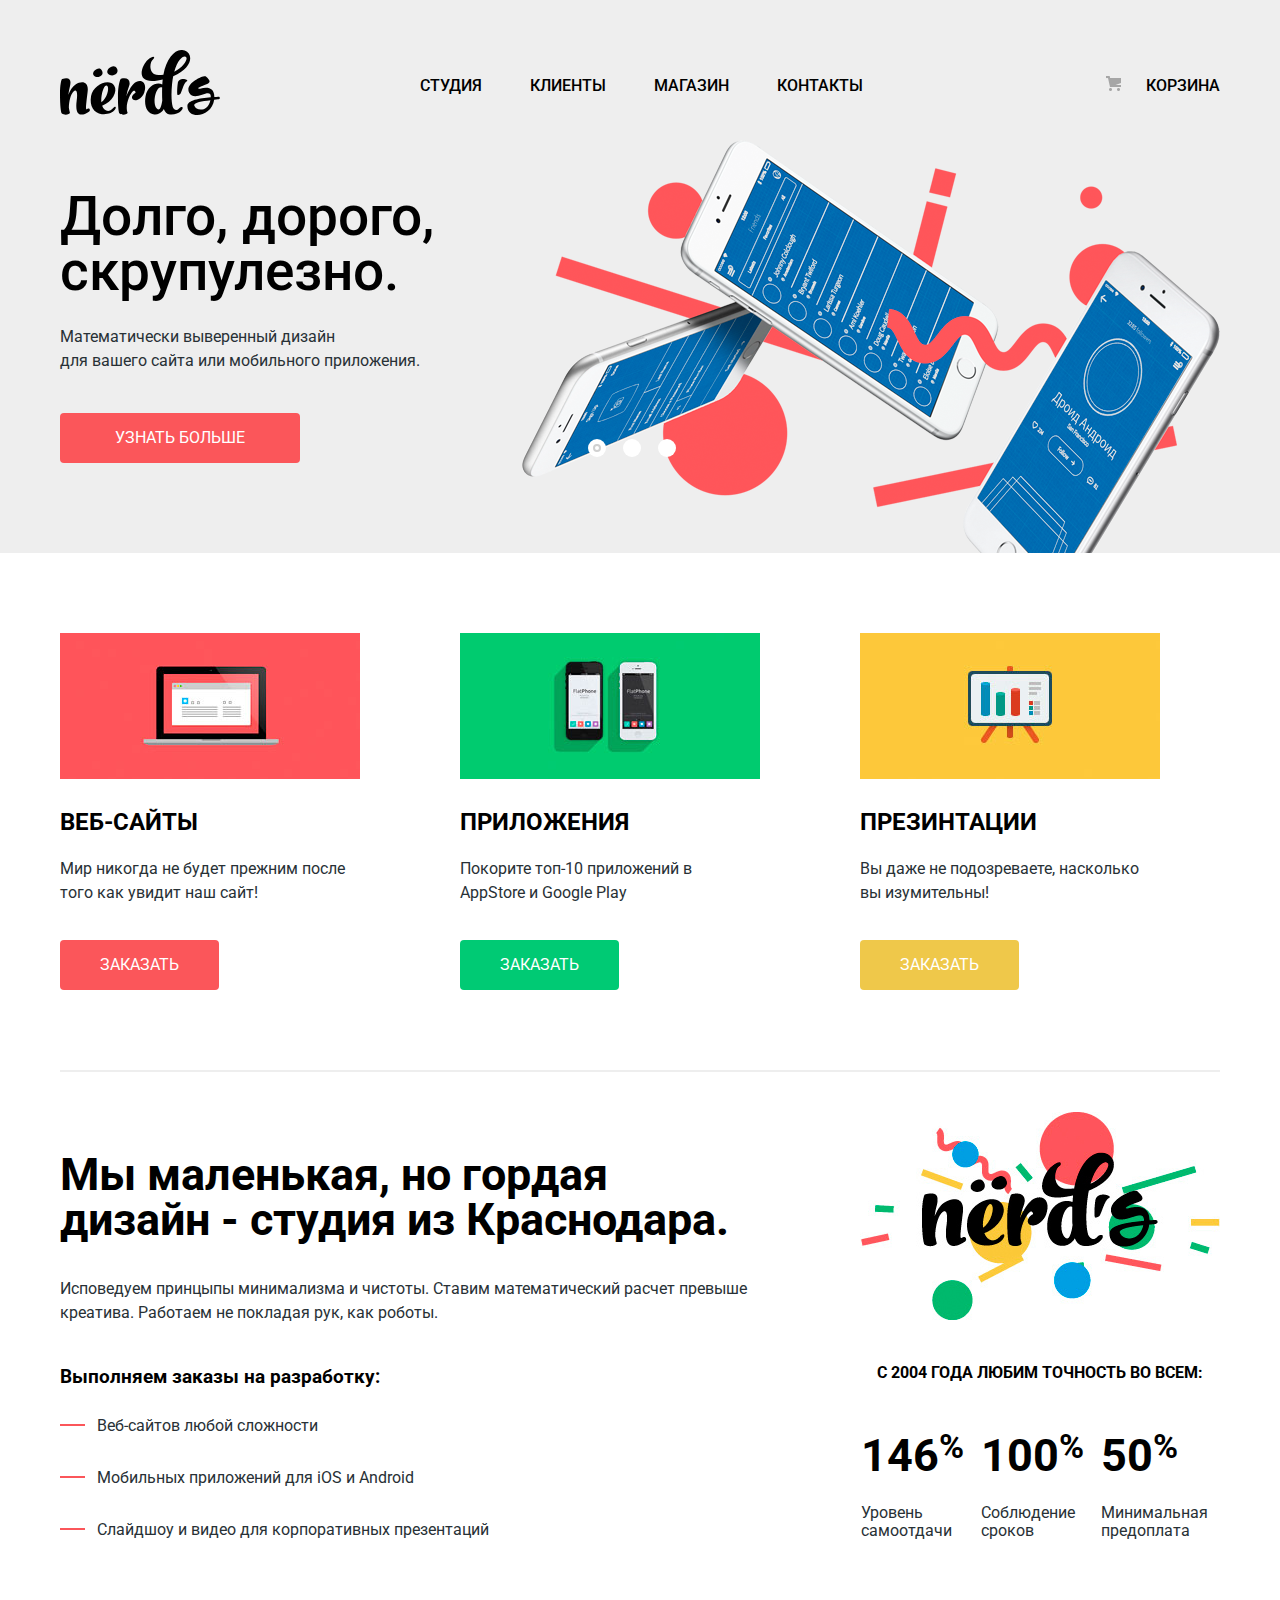
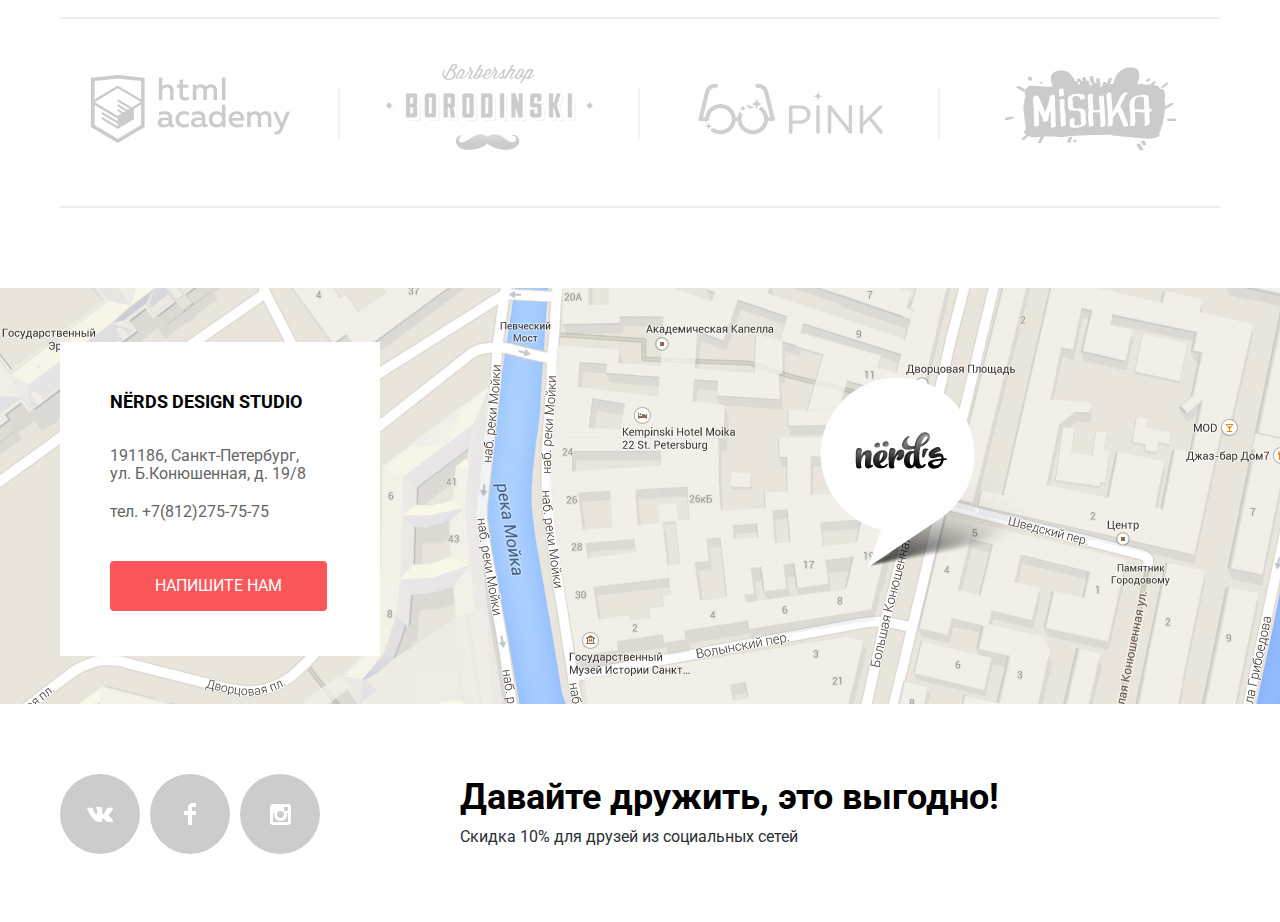
<file: index.html>
<!DOCTYPE html>
<html lang="ru">
<head>
	<meta charset="UTF-8">
	<meta name="viewport" content="width=1200">
	<title>nerds</title>
	<link href="https://fonts.googleapis.com/css?family=Roboto:400,500,700&display=swap&subset=cyrillic" rel="stylesheet">
	<link rel="stylesheet" href="style/normolize.css">
	<!-- <link rel="stylesheet" href="style/style.css"> -->
	<link rel="stylesheet" type="text/css" href="style/style.min.css">
</head>
<body>
	<header class="main-header">
		<nav class="main-navigation">
		<a class="main-header-logo" href="#">
			<svg version="1.1" id="Layer_0" xmlns="http://www.w3.org/2000/svg" xmlns:xlink="http://www.w3.org/1999/xlink" x="0px" y="0px"
	 	          width="160px" height="65px" viewBox="0 0 160 65" enable-background="new 0 0 160 65" xml:space="preserve">
					<g>
						<path d="M157.936,49.374c-1.235,0.161-2.523,0.271-3.757,0.377c0,0.056,0,0.056,0,0.056c-2.415,17.364-26.188,20.231-26.779,6.599
							c-0.269-6.167,11.593-7.95,23.398-9.088c0.429-11.09-15.901,5.667-21.608-4.601c-5.019-9.025,14.632-17.938,16.728-16.102
							c6.438,5.636,3.404,6.618-1.379,8.335c-9.49,3.41-5.791,4.107-4.511,3.726c7.569-2.253,14.366-1.04,14.312,8.317
							c1.288-0.107,2.522-0.163,3.757-0.271C160.403,46.507,160.564,49.157,157.936,49.374z M150.422,50.13
							c-9.124,1.028-17.013,2.436-16.153,5.355C135.985,61.058,147.846,62.303,150.422,50.13z"/>
					</g>
					<g>
						<path d="M117.678,44.918c-0.682-0.037-0.703-6.038,0.112-11.688c1.005-6.951,11.935-3.357,9.093-1.906
							c-2.975,1.52-4.429,8.718-6.266,12.087C119.982,44.572,118.012,44.937,117.678,44.918z"/>
					</g>
					<g>
						<path d="M42.105,21.002c2.376,4.866-4.937,8.171-8.292,4.521c-1.398-1.555-0.755-4.56,2.636-6.193
							C38.146,18.494,40.522,17.734,42.105,21.002z"/>
					</g>
					<g>
						<path d="M57.062,18.861c2.585,5.297-5.38,8.896-9.031,4.922c-1.522-1.695-0.823-4.963,2.873-6.742
							C52.75,16.13,55.336,15.305,57.062,18.861z"/>
					</g>
					<g>
						<path d="M28.883,61.666c-7.919,5.338-14.219,4.159-12.212-10.848c1.45-10.904-0.948-11.521-3.122-9.442
							c-2.845,2.697-4.628,9.723-4.684,16.412c0.278,1.686,0.614,3.314,1.004,4.776c0.334,1.63-4.907,3.315-7.974,1.011
							C0.837,62.79,0,54.865,0,44.131c0-8.824,1.171-14.895,2.23-15.175c8.029-2.191,9.312,1.348,7.583,7.981
							c-0.725,2.753-1.17,5.396-1.395,7.924c1.673-4.664,4.071-8.485,6.803-10.173c7.416-4.664,13.605-2.473,12.434,6.801
							c-2.007,16.58-2.174,18.827-0.39,17.535C29.496,57.45,30.945,60.262,28.883,61.666z"/>
					</g>
					<g>
						<path d="M54.982,59.59c-2.175,3.484-7.806,5.171-13.216,4.552c-7.75-0.843-12.545-7.756-10.705-18.097
							c2.008-11.185,18.065-18.322,23.196-10.341c3.735,5.789-2.175,16.017-11.597,19.783c-0.168,0.056-0.335,0.113-0.502,0.168
							c1.951,5.171,6.579,7.476,11.039,2.36C55.316,55.655,56.821,56.667,54.982,59.59z M41.377,52.172
							c5.855-4.159,7.806-13.32,6.189-15.905c-1.728-2.697-5.074,1.517-6.245,11.746C41.21,49.474,41.21,50.878,41.377,52.172z"/>
					</g>
					<g>
						<path d="M83.091,44.992c-1.597,2.507-3.903,4.384-5.966,5.059c-2.398,0.73-5.185,0.056-5.185-2.698
							c0-1.011,0.892-3.372,3.624-4.721c-0.168-1.911-1.394-2.417-2.286-1.686c-3.345,2.586-7.417,12.25-6.356,19.221
							c0.055,0.168,0.055,0.337,0.055,0.506c0.168,0.617,0.335,1.237,0.558,1.854c0.557,1.574-4.907,3.316-7.973,0.956
							c-1.059-0.788-1.617-6.97-1.617-17.704c0-8.824,1.951-16.636,3.011-16.917c6.412-1.743,10.147,1.292,8.14,7.249
							c-1.171,3.373-2.23,6.801-2.843,10.399c2.453-6.688,6.523-12.872,9.812-14.501c5.856-2.923,10.092,0.956,8.867,7.813
							c-0.056,0.11-0.112,0.393-0.112,0.449c-0.056,0.562-0.566,2.302-0.39,1.741C83.914,43.657,83.538,44.289,83.091,44.992z"/>
					</g>
					<g>
						<path d="M113.207,26.161c-0.445,2.304-0.836,4.833-1.115,7.531c-1.059,10.06-0.612,18.996,0.613,22.986
							c0.726,2.137,3.457,4.946,6.078,2.023c2.843-3.203,5.967-1.349,2.174,2.416c-2.34,2.305-6.689,3.878-11.039,3.428
							c-3.123-0.393-5.018-2.415-6.134-5.505c-0.444,0.898-0.947,1.685-1.56,2.302c-2.119,2.193-4.685,3.43-7.974,3.092
							c-6.637-0.73-10.538-7.923-8.699-18.153c1.952-10.791,11.319-14.725,16.728-11.857c0.112-1.349,0.223-2.699,0.335-4.104
							c0.055-0.281,0.055-0.562,0.11-0.843c-1.561,0.338-3.233,0.675-4.962,0.956C73.787,34.423,82.04,14.864,87.894,9.75
							c6.636-5.733,7.36-1.855,5.297-0.562c-3.68,2.36-5.297,15.905,5.241,15.905c1.729,0,3.346-0.112,4.962-0.281
							c3.291-18.322,13.271-27.203,21.356-24.28C133.726,3.792,132.779,18.067,113.207,26.161z M102.279,50.554
							c-0.224-3.542-0.224-7.532-0.167-11.636c0-0.506,0.056-1.011,0.056-1.461c-3.346-1.518-6.635,3.653-7.473,10.792
							c-0.946,8.373,2.788,12.813,4.908,10.791C101.22,57.409,102.056,52.237,102.279,50.554z M126.365,7.389
							c-1.784-2.642-8.307,0.562-12.098,14.332C123.802,17.167,127.593,9.299,126.365,7.389z"/>
					</g>
			</svg>
		</a>
		<ul class="site-navigation">
			<li>
				<a href="studio.html">Студия</a>
			</li>
			<li>
				<a href="client.html">Клиенты</a>
			</li>
			<li>
				<a href="nerds-catalog.html">Магазин</a>
			</li>
			<li>
				<a href="contact.html">Контакты</a>
			</li>
		</ul>

		<ul class="user-navigation">
			<li>

				<a class="basket-link" href="">Корзина</a>
			</li>
		</ul>
		</nav>
	</header>

	<main>
		<h1 class="visually-hidden">Мы веб студия Nerds</h1>

		<section class="features">
			<h2 class="visually-hidden">Преимущества</h2>
			<div class="container">
				<ul class="features-slider-list">
					<li class="features-slide-item">
						<b>Долго, дорого,<br> скрупулезно.</b>
						<p>
							Математически выверенный дизайн<br>
							для вашего сайта или мобильного приложения.
						</p>
						<a class="button button-slide-item" href="#">Узнать больше</a>
					</li>
					<li class="features-slide-item visually-hidden">
						<b>Любим математику<br> 
							как никто другой
						</b>
						<p class="features-slide-text">
							Никакого креатива, только математические формулы<br> 
							для расчета идеальных пропорций.
						</p>
						<a class="button button-slide-item" href="#">Узнать больше</a>
					</li>
					<li class="features-slide-item visually-hidden">
						<b>Только ночь,<br>
						   только хардкор
						</b>
						<p class="features-slide-text">
							Работать днем, как все? Мы против этого.<br>
	                        Ближе к полуночи работа только начинается.
						</p>
						<a class="button button-slide-item" href="#">Узнать больше</a>
					</li>
				</ul>

				<ul class="slides-switches">
					<li class="slide-radio">
						<button class="slide-btn slide-current"><span class="visually-hidden">Радио кнопка</span></button>
					</li>
					<li class="slide-radio">
						<button class="slide-btn"><span class="visually-hidden">Радио кнопка</span></button>
					</li>
					<li class="slide-radio">
						<button class="slide-btn "><span class="visually-hidden">Радио кнопка</span></button>
					</li>

				</ul>
			</div>
		</section>
		
		<div class="container">
			<section class="services">
				<h2 class="visually-hidden">Услуги</h2>
				<ul class="services-list">
					<li class="services-item">
						<h3>Веб-сайты</h3>
						<p class="services-item-text">
							Мир никогда не будет прежним после того как увидит наш сайт!
						</p>
						<img src="image/service_1.jpg" alt="Веб-сайты" width="300" height="146">
						<a class="button" href="">Заказать</a>
					</li>
					<li class="services-item">
						<h3>Приложения</h3>
						<p class="services-item-text">
							Покорите топ-10 приложений в AppStore и Google Play
						</p>
						<img src="image/service_2.jpg" alt="Приложения" width="300" height="146">
						<a class="button" href="">Заказать</a>
					</li>
					<li class="services-item">
						<h3>Презинтации</h3>
						<p class="services-item-text">
							Вы даже не подозреваете, насколько вы изумительны!
						</p>
						<img src="image/service_3.jpg" alt="Презинтации" width="300" height="146">
						<a class="button" href="">Заказать</a>
					</li>
				</ul>
			</section>

			<div class="index-columns">
				<section class="about-us">
					<h2 class="visually-hidden">О нас</h2>
					<b>
						Мы маленькая, но гордая<br>
						дизайн - студия из Краснодара.
					</b>
					<p class="about-us-text">
						Исповедуем принцыпы минимализма и чистоты. Ставим математический расчет превыше креатива. Работаем не покладая рук, как роботы.
					</p>
					<h3>Выполняем заказы на разработку:</h3>
					<ul class="list-works">
						<li>
							Веб-сайтов любой сложности
						</li>
						<li>
							Мобильных приложений для iOS и Android
						</li>
						<li>
							Слайдшоу и видео для корпоративных презентаций
						</li>
					</ul>
				</section>	
				<section class="achievement">
					<h2 class="visually-hidden">Достижения</h2>
					<img class="achievement-illustration" src="image/nerds-illustration.jpg" alt="nerds-illustration" width="360" height="208">
					<table class="achievement-value">
						<caption>C 2004 года любим точность во всем:</caption>
						<tr>
							<td>146<sup>%</sup></td>
							<td>100<sup>%</sup></td>
							<td>50<sup>%</sup></td>
						</tr>
						<tr>
							<td>Уровень самоотдачи</td>
							<td>Соблюдение сроков</td>
							<td>Минимальная предоплата</td>
						</tr>
					</table>
				</section>
			</div>

			<section class="partners">
				<h2 class="visually-hidden">Наши партнеры</h2>
				<ul class="partners-list">
					<li class="partners-item">
						<a href="https://htmlacademy.ru/intensive/htmlcss">
						<img src="image/logo-1.png" alt="html-academy">
						</a>
					</li>
					<li class="partners-item">
						<a href="#">
						<img src="image/logo-2.png" alt="barbershop">
						</a>
					</li>
					<li class="partners-item">
						<a href="#">
						<img src="image/logo-3.png" alt="pink">
						</a>
					</li>
					<li class="partners-item">
						<a href="#">
						<img src="image/logo-4.png" alt="mishka">
						</a>
					</li>
				</ul>
			</section>
		</div>
	</main>

	<footer class="main-footer">

		<div class="footer-wrapper">
			<div class="container">
				<section class="footer-contacts">
					<h2>NЁRDS DESIGN STUDIO</h2>
					<p>
						191186, Санкт-Петербург,<br>
						ул. Б.Конюшенная, д. 19/8
					</p>	
					<p>тел. +7(812)275-75-75</p>
					<a class="button button-contacts" href="#">Напишите нам</a>
				</section>
			</div>
			<p class="footer-map">
				<img src="image/map_marker.jpg" alt="Мы на карте"  height="416">
				<iframe src="https://yandex.ru/map-widget/v1/-/CGtDrH~I" width="1440" height="416"  allowfullscreen=""></iframe>
			</p>
		</div>

		<div class="container">
			
			<div class="footer-columns">
				<ul class="social-list">
					<li>
						<a class="social-button" href="#">
							<span class="visually-hidden">Вконтакте</span>
							<svg version="1.1" id="Layer_1" xmlns="http://www.w3.org/2000/svg" xmlns:xlink="http://www.w3.org/1999/xlink" x="0px" y="0px"
								 width="26px" height="15px" viewBox="0 0 26 15" enable-background="new 0 0 26 15" xml:space="preserve">
							<path fill="#FFFFFF" d="M16.138,11.51c0.956-0.309,2.18,2.04,3.483,2.939c0.978,0.681,1.727,0.534,1.727,0.534l3.473-0.05
								c0,0,1.815-0.112,0.957-1.554c-0.071-0.12-0.503-1.069-2.585-3.022c-2.177-2.043-1.882-1.712,0.739-5.244
								c1.597-2.153,2.236-3.468,2.036-4.028c-0.192-0.539-1.365-0.399-1.365-0.399L20.69,0.713c-0.381,0.001-0.704,0.119-0.851,0.515
								c-0.003,0.004-0.621,1.666-1.445,3.079c-1.741,2.989-2.436,3.148-2.724,2.961c-0.661-0.433-0.494-1.737-0.494-2.664
								c0-2.897,0.432-4.105-0.846-4.417c-0.427-0.104-0.739-0.172-1.828-0.182c-1.392-0.021-2.574,0-3.244,0.329
								c-0.445,0.223-0.786,0.712-0.579,0.74c0.26,0.035,0.843,0.16,1.155,0.586c0.401,0.552,0.389,1.789,0.389,1.789
								s0.229,3.411-0.54,3.834c-0.528,0.29-1.25-0.302-2.803-3.016C6.087,2.879,5.488,1.345,5.488,1.345S5.372,1.06,5.162,0.904
								C4.912,0.719,4.562,0.66,4.562,0.66L0.848,0.684c0,0-0.558,0.016-0.763,0.262C-0.097,1.164,0.07,1.614,0.07,1.614
								s2.909,6.881,6.203,10.347c3.02,3.182,6.452,2.971,6.452,2.971h1.555c0,0,0.469-0.054,0.709-0.312
								c0.224-0.24,0.214-0.691,0.214-0.691S15.172,11.82,16.138,11.51z"/>
							</svg>
						</a>
					</li>
					<li>
						<a class="social-button" href="#">
							<span class="visually-hidden">Фейсбук</span>
							<svg version="1.1" id="Layer_2" xmlns="http://www.w3.org/2000/svg" xmlns:xlink="http://www.w3.org/1999/xlink" x="0px" y="0px"
							 width="12px" height="22px" viewBox="0 0 12 22" enable-background="new 0 0 12 22" xml:space="preserve">
								<path fill="#FFFFFF" d="M12,4V0H8C5.791,0,4,1.791,4,4v4H0v4h4v10h4V12h4V8H8V4H12z"/>
						   </svg>
						</a>
					</li>
					<li>
						<a class="social-button" href="#">
							<span class="visually-hidden">Инстаграмм</span>
							<svg version="1.1" id="Layer_3" xmlns="http://www.w3.org/2000/svg" xmlns:xlink="http://www.w3.org/1999/xlink" x="0px" y="0px"
								 width="21px" height="21px" viewBox="0 0 21 21" enable-background="new 0 0 21 21" xml:space="preserve">
								<path fill="#FFFFFF" d="M18,0H3C1.35,0,0,1.35,0,3v15c0,1.65,1.35,3,3,3h15c1.65,0,3-1.35,3-3V3C21,1.35,19.65,0,18,0z M10.5,7
								c1.93,0,3.5,1.57,3.5,3.5S12.43,14,10.5,14S7,12.43,7,10.5S8.57,7,10.5,7z M18,18H3V9h1.181C4.067,9.482,4,9.983,4,10.5
								c0,3.59,2.91,6.5,6.5,6.5s6.5-2.91,6.5-6.5c0-0.517-0.066-1.018-0.181-1.5H18V18z M18,7h-4V3h4V7z"/>
							</svg>

						</a>
					</li>
				</ul>
				
				<p class="footer-discount">
					<b>Давайте дружить, это выгодно!</b>
					<span>Скидка 10% для друзей из социальных сетей</span>
				</p>
			</div>
	    </div> 
	</footer>

	<div class="background"></div>
	<section class="modal modal-login">
		<h2>Напишите нам</h2>
		<form class="login-form"  action="#" method="POST">

			<p>
				<label>Ваше имя:</label>
				<input type="text" name="name" placeholder="Имя Фамилия">
			</p>
			<p>
				<label>Ваш e-mail:</label>
				<input type="email" name="email"  placeholder="email@exemple.com">
			</p>
			<p>
				<label>Текст письма:</label>
				<textarea name="message" cols="1" rows="1" placeholder="В свободной форме"></textarea>
			</p>
			
			
			<button class="button button-submit" type="submit">Отправить</button>
		</form>
		<button class="modal-close"><span class="visually-hidden">Закрыть</span></button>
	</section>

	<script src="js/slider_active.js"></script>
	<script src="js/modal_msg.js"></script>
</body>
</html>
</file>
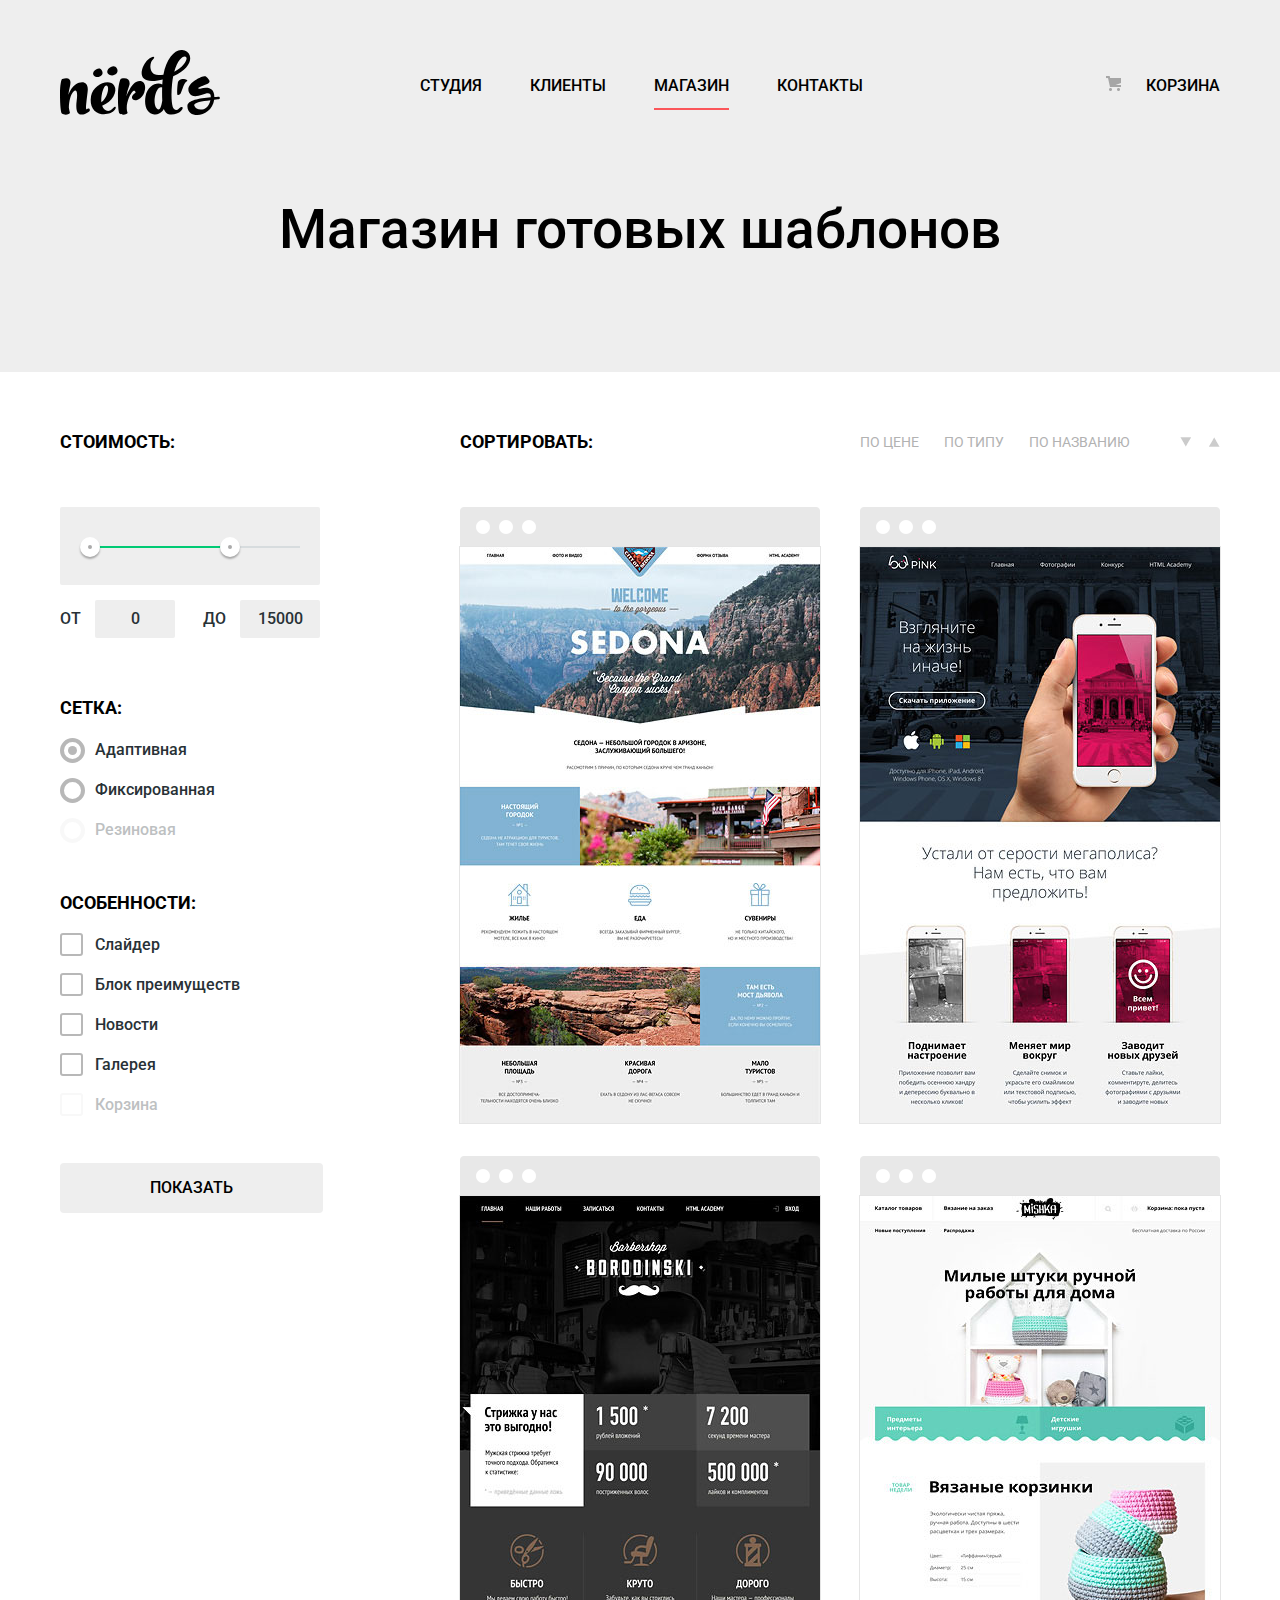
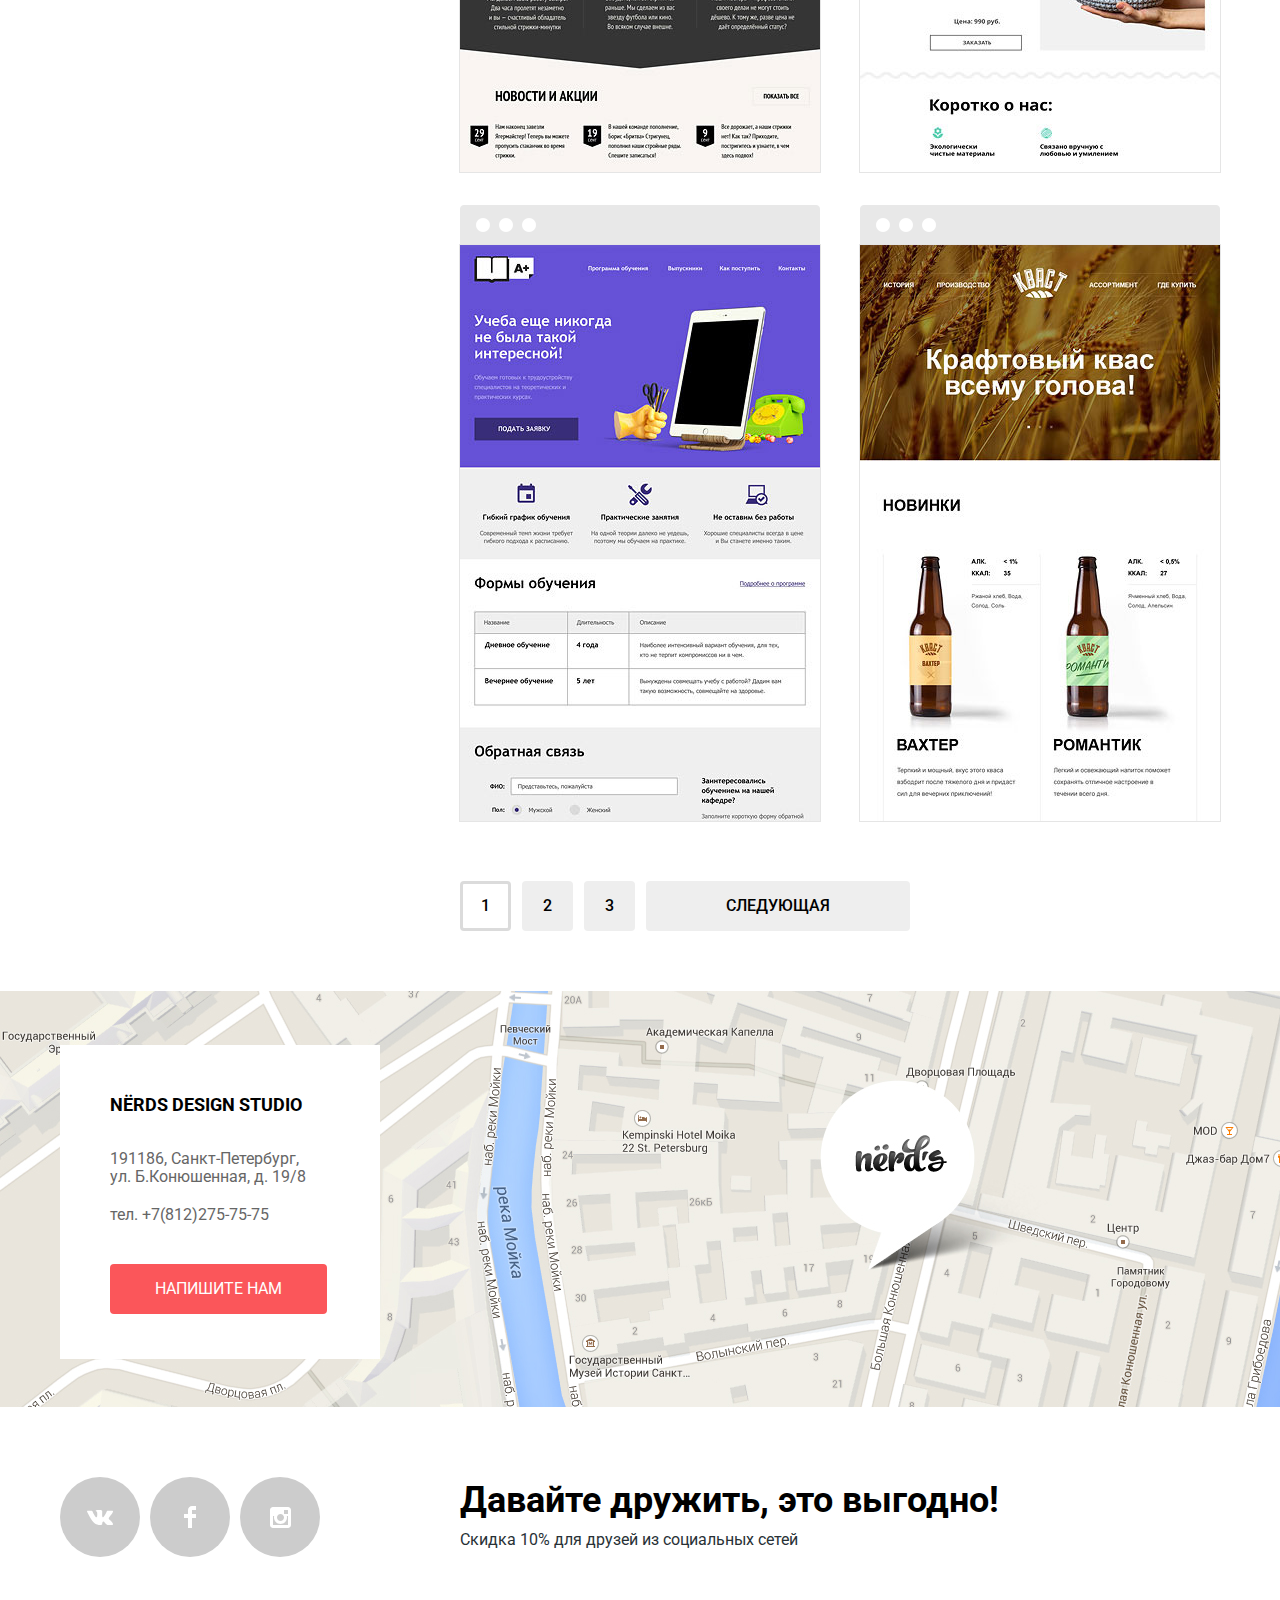
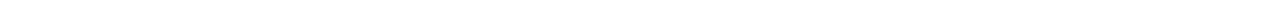
<file: nerds-catalog.html>
<!DOCTYPE html>
<html lang="ru">
<head>
	<meta charset="UTF-8">
	<meta name="viewport" content="width=1200">
	<title>catalog</title>
	<link href="https://fonts.googleapis.com/css?family=Roboto:400,500,700&display=swap&subset=cyrillic" rel="stylesheet">
	<link rel="stylesheet" href="style/normolize.css">
	<!-- <link rel="stylesheet" href="style/style.css"> -->
	<link rel="stylesheet" type="text/css" href="style/style.min.css">
</head>
<body class="inner-page">
	<header class="main-header">
		<nav class="main-navigation">
		<a class="main-header-logo" href="index.html">
			<svg version="1.1" id="Layer_0" xmlns="http://www.w3.org/2000/svg" xmlns:xlink="http://www.w3.org/1999/xlink" x="0px" y="0px"
	 	          width="160px" height="65px" viewBox="0 0 160 65" enable-background="new 0 0 160 65" xml:space="preserve">
					<g>
						<path d="M157.936,49.374c-1.235,0.161-2.523,0.271-3.757,0.377c0,0.056,0,0.056,0,0.056c-2.415,17.364-26.188,20.231-26.779,6.599
							c-0.269-6.167,11.593-7.95,23.398-9.088c0.429-11.09-15.901,5.667-21.608-4.601c-5.019-9.025,14.632-17.938,16.728-16.102
							c6.438,5.636,3.404,6.618-1.379,8.335c-9.49,3.41-5.791,4.107-4.511,3.726c7.569-2.253,14.366-1.04,14.312,8.317
							c1.288-0.107,2.522-0.163,3.757-0.271C160.403,46.507,160.564,49.157,157.936,49.374z M150.422,50.13
							c-9.124,1.028-17.013,2.436-16.153,5.355C135.985,61.058,147.846,62.303,150.422,50.13z"/>
					</g>
					<g>
						<path d="M117.678,44.918c-0.682-0.037-0.703-6.038,0.112-11.688c1.005-6.951,11.935-3.357,9.093-1.906
							c-2.975,1.52-4.429,8.718-6.266,12.087C119.982,44.572,118.012,44.937,117.678,44.918z"/>
					</g>
					<g>
						<path d="M42.105,21.002c2.376,4.866-4.937,8.171-8.292,4.521c-1.398-1.555-0.755-4.56,2.636-6.193
							C38.146,18.494,40.522,17.734,42.105,21.002z"/>
					</g>
					<g>
						<path d="M57.062,18.861c2.585,5.297-5.38,8.896-9.031,4.922c-1.522-1.695-0.823-4.963,2.873-6.742
							C52.75,16.13,55.336,15.305,57.062,18.861z"/>
					</g>
					<g>
						<path d="M28.883,61.666c-7.919,5.338-14.219,4.159-12.212-10.848c1.45-10.904-0.948-11.521-3.122-9.442
							c-2.845,2.697-4.628,9.723-4.684,16.412c0.278,1.686,0.614,3.314,1.004,4.776c0.334,1.63-4.907,3.315-7.974,1.011
							C0.837,62.79,0,54.865,0,44.131c0-8.824,1.171-14.895,2.23-15.175c8.029-2.191,9.312,1.348,7.583,7.981
							c-0.725,2.753-1.17,5.396-1.395,7.924c1.673-4.664,4.071-8.485,6.803-10.173c7.416-4.664,13.605-2.473,12.434,6.801
							c-2.007,16.58-2.174,18.827-0.39,17.535C29.496,57.45,30.945,60.262,28.883,61.666z"/>
					</g>
					<g>
						<path d="M54.982,59.59c-2.175,3.484-7.806,5.171-13.216,4.552c-7.75-0.843-12.545-7.756-10.705-18.097
							c2.008-11.185,18.065-18.322,23.196-10.341c3.735,5.789-2.175,16.017-11.597,19.783c-0.168,0.056-0.335,0.113-0.502,0.168
							c1.951,5.171,6.579,7.476,11.039,2.36C55.316,55.655,56.821,56.667,54.982,59.59z M41.377,52.172
							c5.855-4.159,7.806-13.32,6.189-15.905c-1.728-2.697-5.074,1.517-6.245,11.746C41.21,49.474,41.21,50.878,41.377,52.172z"/>
					</g>
					<g>
						<path d="M83.091,44.992c-1.597,2.507-3.903,4.384-5.966,5.059c-2.398,0.73-5.185,0.056-5.185-2.698
							c0-1.011,0.892-3.372,3.624-4.721c-0.168-1.911-1.394-2.417-2.286-1.686c-3.345,2.586-7.417,12.25-6.356,19.221
							c0.055,0.168,0.055,0.337,0.055,0.506c0.168,0.617,0.335,1.237,0.558,1.854c0.557,1.574-4.907,3.316-7.973,0.956
							c-1.059-0.788-1.617-6.97-1.617-17.704c0-8.824,1.951-16.636,3.011-16.917c6.412-1.743,10.147,1.292,8.14,7.249
							c-1.171,3.373-2.23,6.801-2.843,10.399c2.453-6.688,6.523-12.872,9.812-14.501c5.856-2.923,10.092,0.956,8.867,7.813
							c-0.056,0.11-0.112,0.393-0.112,0.449c-0.056,0.562-0.566,2.302-0.39,1.741C83.914,43.657,83.538,44.289,83.091,44.992z"/>
					</g>
					<g>
						<path d="M113.207,26.161c-0.445,2.304-0.836,4.833-1.115,7.531c-1.059,10.06-0.612,18.996,0.613,22.986
							c0.726,2.137,3.457,4.946,6.078,2.023c2.843-3.203,5.967-1.349,2.174,2.416c-2.34,2.305-6.689,3.878-11.039,3.428
							c-3.123-0.393-5.018-2.415-6.134-5.505c-0.444,0.898-0.947,1.685-1.56,2.302c-2.119,2.193-4.685,3.43-7.974,3.092
							c-6.637-0.73-10.538-7.923-8.699-18.153c1.952-10.791,11.319-14.725,16.728-11.857c0.112-1.349,0.223-2.699,0.335-4.104
							c0.055-0.281,0.055-0.562,0.11-0.843c-1.561,0.338-3.233,0.675-4.962,0.956C73.787,34.423,82.04,14.864,87.894,9.75
							c6.636-5.733,7.36-1.855,5.297-0.562c-3.68,2.36-5.297,15.905,5.241,15.905c1.729,0,3.346-0.112,4.962-0.281
							c3.291-18.322,13.271-27.203,21.356-24.28C133.726,3.792,132.779,18.067,113.207,26.161z M102.279,50.554
							c-0.224-3.542-0.224-7.532-0.167-11.636c0-0.506,0.056-1.011,0.056-1.461c-3.346-1.518-6.635,3.653-7.473,10.792
							c-0.946,8.373,2.788,12.813,4.908,10.791C101.22,57.409,102.056,52.237,102.279,50.554z M126.365,7.389
							c-1.784-2.642-8.307,0.562-12.098,14.332C123.802,17.167,127.593,9.299,126.365,7.389z"/>
					</g>
			</svg>
		</a>
		<ul class="site-navigation">
			<li>
				<a href="studio.html">Студия</a>
			</li>
			<li>
				<a href="client.html">Клиенты</a>
			</li>
			<li>
				<a class="site-navigation-current">Магазин</a>
			</li>
			<li>
				<a href="contact.html">Контакты</a>
			</li>
		</ul>

		<ul class="user-navigation">
			<li>

				<a class="basket-link" href="">Корзина</a>
			</li>
		</ul>
		</nav>
	</header>

	<main>
		<h1>Магазин готовых шаблонов</h1>

		<div class="container">
			<div class="inner-columns">
				<section class="filters">
					<h2>Стоимость:</h2>

					<form class="filters-form"  action="#" method="POST">
					<div class="filter-range">
						<div class="filter-range-indicator">
							<div class="range-indicator-min"></div>
							<div class="range-indicator-line"></div>
							<div class="range-indicator-max"></div>
						</div>

						<div class="filter-range-wrapper">		
							<label>
								От
								<input type="text" name="min-rage" value="0" maxlength="5">
							</label>
							<label>
								До
								<input type="text" name="max-rage" value="15000" maxlength="5">
							</label>
						</div>	
					</div>

					<fieldset>
						<legend>Сетка:</legend>
						<ul class="filter-list">
							<li class="filter-option">
								<label>
									<input class="visually-hidden" type="radio" name="grid_selection" checked>
									<span class="radio-indicator"></span>
									<span>Адаптивная</span>
								</label>
							</li>
							<li class="filter-option">
								<label>
									<input class="visually-hidden" type="radio" name="grid_selection">
									<span class="radio-indicator"></span>
									<span>Фиксированная</span>
								</label>
							</li>
							<li class="filter-option">
								<label>
									<input class="visually-hidden" type="radio" name="grid_selection" disabled>
									<span class="radio-indicator"></span>
									<span>Резиновая</span>
								</label>
							</li>
						</ul>

					</fieldset>

					<fieldset>
						<legend>Особенности:</legend>
						<ul class="filter-list">
							<li class="filter-option">
								<label>
									<input class="visually-hidden" type="checkbox" name="slider">
									<span class="checkbox-indicator"></span>
									<span>Слайдер</span>
								</label>
							</li>
							<li class="filter-option">
								<label>
									<input class="visually-hidden" type="checkbox" name="block_advantages">
									<span class="checkbox-indicator"></span>
									<span>Блок преимуществ</span>
								</label>
							</li>
							<li class="filter-option">
								<label>
									<input class="visually-hidden" type="checkbox" name="news">
									<span class="checkbox-indicator"></span>
									<span>Новости</span>
								</label>
							</li>
							<li class="filter-option">
								<label>
									<input class="visually-hidden" type="checkbox" name="gallery">
									<span class="checkbox-indicator"></span>
									<span>Галерея</span>
								</label>
							</li>
							<li class="filter-option">
								<label>
									<input class="visually-hidden" type="checkbox" name="basket" disabled>
									<span class="checkbox-indicator"></span>
									<span>Корзина</span>
								</label>
							</li>
						</ul>

					</fieldset>
					<button type="submit" class="button filters-submit">Показать</button>

					</form>
				</section>

				<section class="sort">
					<div class="sort-column">
						<h2>Сортировать:</h2>

						<ul class="select-sort">
							<li><a href="#">По цене</a></li>
							<li><a href="#">По типу</a></li>
							<li><a href="#">По названию</a></li>
							<li class="sort-options">
								<a class="sort-up" href="#"><span class="visually-hidden">Сортировать вверх</span></a>
								<a class="sort-down" href="#"><span class="visually-hidden">Сортировать вниз</span></a>
							</li>
						</ul>
					</div>

					<ul class="catalog-list">
						<li class="catalog-item">
							<div class="template-description">
								<a class="template-description-name" href="#">Sedona</a>
								<p class="template-description-text">
									Информационный сайт<br> для туристов
								</p>
								<a class="button catalog-button">9 900 Руб.</a>
							</div>
							
							<img src="image/catalog_item-1.jpg" width="360" height="576" alt="Sedona">

						</li>
						<li class="catalog-item">
							<div class="template-description">
								<a class="template-description-name" href="#">Pink app</a>
								<p class="template-description-text">
									Продуктовый лендинг<br> приложения для iOS и Android
								</p>
								<a class="button catalog-button">9 900 Руб.</a>
							</div>
							<img src="image/catalog_item-2.jpg" width="360" height="576" alt="Sedona">
						</li>
						<li class="catalog-item">
							<div class="template-description">
								<a class="template-description-name" href="#">Barbershop</a>
								<p class="template-description-text">
									Сайт салоны красоты.<br> Для мужчин, да.
								</p>
								<a class="button catalog-button">9 900 Руб.</a>
							</div>
							<img src="image/catalog_item-3.jpg" width="360" height="576" alt="Sedona">
						</li>
						<li class="catalog-item">
							<div class="template-description">
								<a class="template-description-name" href="#">Mishka</a>
								<p class="template-description-text">
									Интернет-магазин<br> вязаных игрушек
								</p>
								<a class="button catalog-button">9 900 Руб.</a>
							</div>
							<img src="image/catalog_item-4.jpg" width="360" height="576" alt="Sedona">
						</li>
						<li class="catalog-item">
							<div class="template-description">
								<a class="template-description-name" href="#">A Plus</a>
								<p class="template-description-text">
									Лендинг курсов повышения<br> квалификации
								</p>
								<a class="button catalog-button">9 900 Руб.</a>
							</div>
							<img src="image/catalog_item-5.jpg" width="360" height="576" alt="Sedona">
						</li>
						<li class="catalog-item">
							<div class="template-description">
								<a class="template-description-name" href="#">Кваст</a>
								<p class="template-description-text">
									Промо-сайт производителя<br> крафтового кваса
								</p>
								<a class="button catalog-button">9 900 Руб.</a>
							</div>
							<img src="image/catalog_item-6.jpg" width="360" height="576" alt="Sedona">
						</li>
					</ul>


				<ul class="pagination-list">
						<li>
							<a class="button pagination-button pagination-current">1</a>
						</li>
						<li>
							<a class="button pagination-button" href="#">2</a>
						</li>
						<li>
							<a class="button pagination-button" href="#">3</a>
						</li>
						<li>
							<a class="button pagination-button pagination-next" href="#">Следующая</a>
						</li>
				</ul> 

				</section>
			</div>
		</div>
	</main>

	<footer class="main-footer">

		<div class="footer-wrapper">
			<div class="container">
				<section class="footer-contacts">
					<h2>NЁRDS DESIGN STUDIO</h2>
					<p>
						191186, Санкт-Петербург,<br>
						ул. Б.Конюшенная, д. 19/8
					</p>	
					<p>тел. +7(812)275-75-75</p>
					<a class="button button-contacts" href="#">Напишите нам</a>
				</section>
			</div>
			<p class="footer-map">
				<img src="image/map_marker.jpg" alt="Мы на карте"  height="416">
				<iframe src="https://yandex.ru/map-widget/v1/-/CGtDrH~I" width="1440" height="416"  allowfullscreen=""></iframe>
			</p>
		</div>

		<div class="container">
			
			<div class="footer-columns">
				<ul class="social-list">
					<li>
						<a class="social-button" href="#">
							<span class="visually-hidden">Вконтакте</span>
							<svg version="1.1" id="Layer_1" xmlns="http://www.w3.org/2000/svg" xmlns:xlink="http://www.w3.org/1999/xlink" x="0px" y="0px"
								 width="26px" height="15px" viewBox="0 0 26 15" enable-background="new 0 0 26 15" xml:space="preserve">
							<path fill="#FFFFFF" d="M16.138,11.51c0.956-0.309,2.18,2.04,3.483,2.939c0.978,0.681,1.727,0.534,1.727,0.534l3.473-0.05
								c0,0,1.815-0.112,0.957-1.554c-0.071-0.12-0.503-1.069-2.585-3.022c-2.177-2.043-1.882-1.712,0.739-5.244
								c1.597-2.153,2.236-3.468,2.036-4.028c-0.192-0.539-1.365-0.399-1.365-0.399L20.69,0.713c-0.381,0.001-0.704,0.119-0.851,0.515
								c-0.003,0.004-0.621,1.666-1.445,3.079c-1.741,2.989-2.436,3.148-2.724,2.961c-0.661-0.433-0.494-1.737-0.494-2.664
								c0-2.897,0.432-4.105-0.846-4.417c-0.427-0.104-0.739-0.172-1.828-0.182c-1.392-0.021-2.574,0-3.244,0.329
								c-0.445,0.223-0.786,0.712-0.579,0.74c0.26,0.035,0.843,0.16,1.155,0.586c0.401,0.552,0.389,1.789,0.389,1.789
								s0.229,3.411-0.54,3.834c-0.528,0.29-1.25-0.302-2.803-3.016C6.087,2.879,5.488,1.345,5.488,1.345S5.372,1.06,5.162,0.904
								C4.912,0.719,4.562,0.66,4.562,0.66L0.848,0.684c0,0-0.558,0.016-0.763,0.262C-0.097,1.164,0.07,1.614,0.07,1.614
								s2.909,6.881,6.203,10.347c3.02,3.182,6.452,2.971,6.452,2.971h1.555c0,0,0.469-0.054,0.709-0.312
								c0.224-0.24,0.214-0.691,0.214-0.691S15.172,11.82,16.138,11.51z"/>
							</svg>
						</a>
					</li>
					<li>
						<a class="social-button" href="#">
							<span class="visually-hidden">Фейсбук</span>
							<svg version="1.1" id="Layer_2" xmlns="http://www.w3.org/2000/svg" xmlns:xlink="http://www.w3.org/1999/xlink" x="0px" y="0px"
							 width="12px" height="22px" viewBox="0 0 12 22" enable-background="new 0 0 12 22" xml:space="preserve">
								<path fill="#FFFFFF" d="M12,4V0H8C5.791,0,4,1.791,4,4v4H0v4h4v10h4V12h4V8H8V4H12z"/>
						   </svg>
						</a>
					</li>
					<li>
						<a class="social-button" href="#">
							<span class="visually-hidden">Инстаграмм</span>
							<svg version="1.1" id="Layer_3" xmlns="http://www.w3.org/2000/svg" xmlns:xlink="http://www.w3.org/1999/xlink" x="0px" y="0px"
								 width="21px" height="21px" viewBox="0 0 21 21" enable-background="new 0 0 21 21" xml:space="preserve">
								<path fill="#FFFFFF" d="M18,0H3C1.35,0,0,1.35,0,3v15c0,1.65,1.35,3,3,3h15c1.65,0,3-1.35,3-3V3C21,1.35,19.65,0,18,0z M10.5,7
								c1.93,0,3.5,1.57,3.5,3.5S12.43,14,10.5,14S7,12.43,7,10.5S8.57,7,10.5,7z M18,18H3V9h1.181C4.067,9.482,4,9.983,4,10.5
								c0,3.59,2.91,6.5,6.5,6.5s6.5-2.91,6.5-6.5c0-0.517-0.066-1.018-0.181-1.5H18V18z M18,7h-4V3h4V7z"/>
							</svg>

						</a>
					</li>
				</ul>
				
				<p class="footer-discount">
					<b>Давайте дружить, это выгодно!</b>
					<span>Скидка 10% для друзей из социальных сетей</span>
				</p>
			</div>
	    </div> 
	</footer>

	<div class="background"></div>
	<section class="modal modal-login">
		<h2>Напишите нам</h2>
		<form class="login-form"  action="#" method="POST">

			<p>
				<label>Ваше имя:</label>
				<input type="text" name="name" placeholder="Имя Фамилия">
			</p>
			<p>
				<label>Ваш e-mail:</label>
				<input type="email" name="email"  placeholder="email@exemple.com">
			</p>
			<p>
				<label>Текст письма:</label>
				<textarea name="message" cols="1" rows="1" placeholder="В свободной форме"></textarea>
			</p>
			
			<button class="button button-submit" type="submit">Отправить</button>
		</form>
		<button class="modal-close"><span class="visually-hidden">Закрыть</span></button>
	</section>

	<script src="js/slider_active.js"></script>
	<script src="js/modal_msg.js"></script>
</body>
</html>
</file>
<file: style/style.css>
body{
	min-width: 1200px;
	margin:0;
	padding:0;

	font-family: 'Roboto', Arial, sans-serif;
	font-size:16px;
	line-height: 24px;
	font-weight: 400;
	color:#283136;

	background-color: #ffffff;
}

img{
	max-width: 100%;
	height:auto;
}

a{
	text-decoration: none;
}


.visually-hidden{
	position: absolute !important;
	clip: rect(1px 1px 1px 1px); /* IE6, IE7 */
	clip: rect(1px, 1px, 1px, 1px);
	padding:0 !important;
	border:0 !important;
	height: 1px !important; 
	width: 1px !important; 
	overflow: hidden;
}


.button{
	display: inline-block;
	padding:16px 55px;
	font:inherit;
	font-size:16px;
	line-height: 18px;
	text-align:center;
	background-color:#fb565a;
	vertical-align: middle;
	color:#ffffff;
	text-transform: uppercase;
	border:none;
	border-radius:4px;
	margin-right:14px;
	cursor:pointer;
}

.button:hover,
.button:focus{
	background-color:#e74246;
}
.button:active{
	background-color:#d7373b;
	color:#e07275;
	box-shadow: 0 3px 0 rgba(0, 1, 1, 0.1) inset;
}

.container{
	width:1160px;
	margin:0 auto;
	padding:0 20px;
}

.main-header{
	padding-top:50px;
	background-color: #eeeeee;
}

.main-navigation{
	display: flex;
	flex-direction: row;
	align-items: center;
	width:1160px;
	margin:0 auto;
	padding:0 20px;
}

.site-navigation,
.user-navigation{
	margin:0;
	padding:0;
	list-style: none;
}

.site-navigation a,
.user-navigation a{
	position:relative;
	font-size: 16px;
	line-height: 30px;
	color:#000000;
	font-weight: 500;
	padding:15px 24px;
	text-transform:uppercase;
}

.user-navigation a{
	padding-right: 0;
    padding-left: 85px;
}

.user-navigation .basket-link::before{
	content:"";
	position:absolute;
	left:45px;
	top:15px;
	width:15px;
	height:15px;
	background-color:transparent;
	background-image: url('../image/basket.png');
	background-position: 0 0;
	background-repeat: no-repeat;
}


.site-navigation a:hover,
.user-navigation a:hover,
.site-navigation a:focus,
.user-navigation a:focus{
	color:#fb565a;
}

.site-navigation a:active,
.user-navigation a:active{
	color:#a6a6a6;
}

.site-navigation-current:after{
	content:"";
	position:absolute;
	left:24px;
	right:24px;
	bottom:0;
	height:2px;

	background-color:#fb565a;
}


.main-header-logo{
	margin-right:176px;
	cursor:pointer;
}

.main-header-logo:hover,
.main-header-logo:focus{
	opacity: 0.8;
}

.main-header-logo:active{
	opacity: 0.3;
}

.site-navigation{
	display:flex;
	flex-wrap: wrap;
}

.user-navigation{
	max-width:160px;
	flex-shrink: 0;
	margin-left:auto;
}


.inner-page h1{
	margin:0;
	padding-top:80px;
	padding-bottom:115px;

	color:#000000;
	font-weight: 500;
	font-size: 55px;
	line-height: 55px;
	text-align: center;
	background-color:#eeeeee;
}


.features{
	position:relative;
    background-color: #eeeeee;
    margin-bottom:80px;
}



.features-slider-list{
	margin:0;
	padding:0;
	list-style: none;
}



.features-slider-list b{
	display: inline-block;
	margin-bottom:26px;
	margin-top:67px;
	font-size: 55px;
	line-height: 55px;
	font-weight: 500;
	color:#000000;
	
}

.features-slider-list p{
	margin:0;
	margin-bottom:40px;
}


.features-slide-item{
/*	display:none;*/
	background-color: #eeeeee;
	background-position: bottom 0 right 0;
	background-repeat:no-repeat;
}

.features-slide-item:nth-child(1n){
	background-image: url('../image/slide_1.png');
}

.features-slide-item:nth-child(2n){
	background-image: url('../image/slide_2.png');
}

.features-slide-item:nth-child(3n){
	background-image: url('../image/slide_3.png');
}


.button-slide-item{
	position:relative;
	margin-bottom:90px;
	margin-right:0;
	z-index: 4;
}

.slides-switches{
	display:flex;
	justify-content: center;
	flex-wrap: wrap;

	position:absolute;
	bottom:96px;

	width:1160px;

	margin:0;
	padding:0;
	list-style: none;

	line-height: 0;
	z-index:3;
}

.slide-btn{
	position:relative;
	margin-right:17px;
	border:none;
	width: 18px;
	height:18px;
	border-radius:50%;
	background-color: #ffffff;
	cursor:pointer;
}

.slide-current:before{
	content:"";

	position:absolute;
	top:5px;
	left:5px;

	width:4px;
	height:4px;
	border:2px solid #d0d0d0;
	border-radius:50%;
}

.services{
	padding-bottom:80px;
	margin-bottom:40px;
	border-bottom:2px solid #eeeeee;
}

.services-list{
	display:flex;
	flex-wrap:wrap;
	margin:0;
	padding:0;
	list-style: none;
}

.services-item{
	display:flex;
	flex-direction: column;
	align-items: flex-start;
	flex-wrap: wrap;
	width: 300px;
	margin-right:100px;
}

.services-item:nth-child(3n){
	margin-right:0;
}

.services-item h3{
	order:2;
	margin:0;
	margin-bottom:20px;
	font-size: 24px;
	line-height: 30px;
	font-weight: 700;
	color:#000000;
	text-transform: uppercase;
}

.services-item p{
	order:3;
	margin:0;
	margin-bottom:35px;

	width: 300px;
}

.services-item img{
	order:1;
	margin-bottom:28px;
	width:300;
	height:146px;
}

.services-item .button{
	order:4;
	margin-right:0;
	padding:16px 40px;
}


.services-item:nth-child(2n) .button{
	background-color: #00ca74;
}
.services-item:nth-child(2n) .button:hover,
.services-item:nth-child(2n) .button:focus{
	background-color:#00bc6c;
}
.services-item:nth-child(2n) .button:active{
	background-color:#00aa62;
	color:#4dc491;
}


.services-item:nth-child(3n) .button{
	background-color: #efc84a;
}
.services-item:nth-child(3n) .button:hover,
.services-item:nth-child(3n) .button:focus{
	background-color:#eab534;
}
.services-item:nth-child(3n) .button:active{
	background-color:#e5a722;
	color:#edc265;
}


.index-columns{
	display:flex;
	justify-content: space-between;
	padding-bottom: 75px;
    margin-bottom: 45px;
    border-bottom: 2px solid #eeeeee;
}

.about-us{
	width:760px;
}

.about-us b{
	display:block;
	margin-top:40px;
	margin-bottom:35px;
	font-size: 45px;
	line-height: 45px;
	color:#000000;
}


.about-us .about-us-text{
	margin:0;
	margin-bottom:40px;
}



.about-us h3{
	margin:0;
	margin-bottom:25px;
	font-weight: 700;
	color:#000000;
}

.about-us .list-works{
	margin:0;
	padding:0;
	list-style: none;
}

.list-works li{
	margin-bottom:28px;
	position:relative;
	padding-left:37px;
}

.list-works li:last-child{
	margin-bottom:0;
}

.list-works li::before{
	content: "";
	position:absolute;
	left:0;
	top: 10px;

	width:25px;
	height:2px;
	background-color: #fb565a;
}


.achievement{
	width:360px;
}

.achievement img{
	margin-bottom:37px;
	width:360px;
	height:208px;
}



.achievement .achievement-value{
	border-collapse: collapse;
	font-size: 16px;
	line-height: 18px;
}

.achievement-value caption{
	margin:0;
	margin-bottom:50px;
	text-transform:uppercase;
	font-weight: 700;
	color:#000000;
	text-align:center;
}

.achievement-value tr:nth-child(odd){
	font-size: 45px;
	line-height: 45px;
	font-weight: 700;
	color:#000000;
}

.achievement-value tr:nth-child(odd) td{
	padding-bottom:25px;
}

.achievement-value td{
	position:relative;
	width:33.3%;
}

.achievement table sup{
	position:absolute;
	top:15px;
}


.partners{
	padding-bottom:45px;
	margin-bottom:80px;
	border-bottom: 2px solid #eeeeee;
}

.partners-list{
	display:flex;
	justify-content: space-between;
	margin:0;
	padding:0;
	list-style: none;
}

.partners-item{
	position:relative;

	display:flex;
	align-items: center;
	justify-content: center;

	width: 260px;
}

.partners-item::after{
	content:"";

	position:absolute;

	right:-20px;

	width:2px;
	height:52px;

	background-color: #f4f4f4
}

.partners-item:last-child::after{
	display:none;
}

.partners-item a{
	opacity: 0.2;
}

.partners-item a:hover,
.partners-item a:focus{
	opacity: 1;
}

.partners-item a:active{
	opacity: 0.1;
}

/******************************Catalog.css***************************/

.inner-columns{
	display:flex;
	justify-content: space-between;
	padding-top:55px;
}

.filters{
	width:360px;
}

.filters h2{
	margin:0;
	margin-bottom:50px;

	font-size:18px;
	line-height:30px;
	color:#000000;
	text-transform: uppercase;
}


.filter-range{
	width:260px;
	margin-bottom:55px;
}

.filter-range-indicator{
	position:relative;
	padding-top:39px;
	padding-bottom:39px;
	margin-bottom:15px;

	width:260px;
	background-color:#eeeeee;
	border-radius:2px;
}

.filter-range-indicator::before{
	content:"";
	position: absolute;
	left:20px;
	right:20px;

	height:2px;
	background-color:#d7dcde;
	z-index:0;
}


.range-indicator-min,
.range-indicator-max{
	position: absolute;
	width: 20px;
	height: 20px;
	border-radius:50%;

	background-color: #ffffff;
	box-shadow: 0px 2px 2px 0px rgba(0, 0, 0, 0.3);
	z-index:3;
	cursor:pointer;
}

.range-indicator-min::before,
.range-indicator-max::before{
	content:"";
	position:absolute;
	top:8px;
	left:8px;

	width:4px;
	height:4px;
	border-radius:50%;
	background-color: #ababab;

}

.range-indicator-min{
	top: 30px;
    left: 20px;
}

.range-indicator-max{
	top: 30px;
	right:80px;
}

.range-indicator-line{
	position: absolute;
	left:30px;
	right:90px;

	height:2px;
	background-color:#00ca74;
	z-index:1;
}


.filter-range-wrapper{
	display:flex;
	justify-content: space-between;
	flex-wrap: wrap;
}


.filter-range label{
	font-weight:500;
	line-height: 22px;
	color:#283136;
	text-transform: uppercase;

}

.filter-range input[type='text']{
	padding: 8px 15px;
	margin-left:10px;

	width:50px;
	font:inherit;
	font-weight:500;
	line-height: 22px;
	color:#283136;
	text-align:center;
	border:none;
	border-radius:2px;
	background-color: #eeeeee
}

.filters-form fieldset{
	margin:0;
	padding:0;
	border:0;
	margin-bottom:45px;
}

.filters-form legend{
	margin-bottom:15px;

	font-size:18px;
	line-height:30px;
	font-weight:700;
	color:#000000;
	text-transform: uppercase;
}

.filter-list{
	margin:0;
	
	padding:0;
	list-style:none;
}

.filter-option{
	position:relative;
	margin-bottom:15px;
	padding-left:35px;

	min-height: 25px;
	font-weight: 500;
	color:#283136;
}

.filter-option:last-child{
	margin-bottom:0;
}

.radio-indicator{
	position:absolute;
	left:0;
	top:0;

	width:17px;
	height:17px;
	border:4px solid #b8b8b8;
	border-radius: 50%;
}

.filter-option input[type='radio']:checked + .radio-indicator::before{
	content:"";
	position: absolute;
	left:4px;
	top:4px;

	width:9px;
	height:9px;
	border-radius:50%;
	background-color: #b8b8b8;
}

.filter-option input[type='radio']:not([disabled]):hover + .radio-indicator{
	border:4px solid #4d4d4d;
}

.filter-option input[type='radio']:not([disabled]):hover + .radio-indicator::before{
	background-color: #4d4d4d;
}

.filter-option input[type='radio']:not([disabled]):hover + .radio-indicator + span{
	color:#000000;
}

.filter-option input[type='radio']:disabled + .radio-indicator{
	opacity: 0.1;
}

.filter-option input[type='radio']:disabled + .radio-indicator + span{
	opacity: 0.3;
}


.checkbox-indicator{
	position:absolute;
	left:0;
	top:0;

	width:19px;
	height:19px;
	border:2px solid rgba(77,77,77,0.4);
	border-radius: 3px;
}

.filter-option input[type='checkbox']:checked + .checkbox-indicator::before{
	content:"";
	position: absolute;
	left:-2px;
	top:-2px;

	width:27px;
	height:23px;
	background-image: url('../image/checkbox_on.jpg');
	opacity: 0.4;
}

.filter-option input[type='checkbox']:checked + .checkbox-indicator{
	border-color:transparent;
}

.filter-option input[type='checkbox']:not([disabled]):hover + .checkbox-indicator{
	border:2px solid rgba(77,77,77,1.0);
}

.filter-option input[type='checkbox']:not([disabled]):hover + .checkbox-indicator::before{
	opacity: 1.0;
}

.filter-option input[type='checkbox']:not([disabled]):hover + .checkbox-indicator + span{
	color:#000000;
}


.filter-option input[type='checkbox']:disabled + .checkbox-indicator{
	opacity: 0.1;
}

.filter-option input[type='checkbox']:disabled + .checkbox-indicator + span{
	opacity: 0.3;
}

.filters-submit,
.filters-submit:focus{
	margin-right:0;
	padding: 16px 90px;

	outline: transparent;
	color:#000000;
	line-height: 18px;
	font-weight: 500;
	background-color: #eeeeee;
}

.filters-submit:hover{
	background-color: #dfdfdf;
}

.filters-submit:active{
	background-color: #d5d5d5;
	color:#959595;
}

.sort{
	width:760px;
}

.sort-column{
	display:flex;
	justify-content: space-between;
	margin-bottom: 50px;
}

.sort-column h2{
	margin:0;

	font-size:18px;
	line-height:30px;
	color:#000000;
	text-transform: uppercase;
}

.select-sort{
	display:flex;
	flex-wrap: wrap;
	align-items: center;
	margin:0;
	padding:0;
	list-style:none;
	width:360px;
}

.select-sort li{
	margin-right:25px;
}

.select-sort a{
	font-size:14px;
	line-height: 18px;
	color:#b2b2b2;
	text-transform: uppercase;
}

.select-sort a:hover{
	color:#666666;
}

.select-sort a:active,
.select-sort a:focus{
	color:#000000;
}

.select-sort .sort-options{
	display:flex;
	justify-content: space-between;
	margin-left:auto;
	margin-right:0;
	width:40px;
}

.sort-options .sort-up,
.sort-options .sort-down{
	width:11px;
	height:10px;
	cursor: pointer;
	background-position: top center;
	background-repeat: no-repeat;
	opacity: 0.2;
}

.sort-options .sort-up{
	background-image: url("../image/option_down.png");
}

.sort-options .sort-down{
	background-image: url("../image/option_down.png");
	transform: rotate(180deg);
}

.sort-options .sort-up:hover,
.sort-options .sort-down:hover{
	opacity: 0.5;
}

.sort-options .sort-up:active,
.sort-options .sort-down:active{
	opacity: 1.0;
}

.catalog-list{
	display:flex;
	flex-wrap: wrap;
	
	margin:0;
	padding:0;
	margin-bottom: 27px;
	list-style: none;
}

.catalog-item{
	position: relative;
	margin-right:40px;
	margin-bottom:33px;
	padding-top:40px;

	width:360px;
	height:576px;
}

.catalog-item:nth-child(2n){
	margin-right:0;
}

.catalog-item:hover::before{
	opacity: 1.0;
}

.catalog-item:hover{
	box-shadow: 0 6px 15px rgba(0,0,0,0.2);
}

.catalog-item:hover img{
	outline:none;
}

.catalog-item:hover .template-description{
	z-index: 2;
}


.catalog-item::before{
	content:"";
	position:absolute;
	top:0;
	left:0;
	width:360px;
	height:40px;
	background-image: url('../image/top_border.png');
	background-repeat: no-repeat;
	background-position: top center; 
	opacity: 0.12;
}

.catalog-item img{
	position: relative;
	box-sizing: border-box;
	width:360px;
	height:576px;
	outline: 1px solid #e5e5e5;
	z-index: 1;
}

.template-description{
	position:absolute;
	bottom:0;
	padding-top:32px;
	padding-bottom:32px;
	width:360px;
	background-color: #eeeeee;
	text-align:center;
	z-index:0;
}

.template-description-name{
	display:block;
	margin-bottom:18px;

	font-size:18px;
	line-height: 30px;
	font-weight:700;
	color:#000000;
	text-transform: uppercase;
}

.template-description-text{
	margin:0;
	margin-bottom:30px;
	font-size: 16px;
	line-height: 18px;
	color:#8a8a8a;
}

.catalog-button{
	margin-right:0;
}

.catalog-button:active{
	color:#ffffff;
}

.pagination-list{
	display:flex;
	flex-wrap: wrap;
	margin:0;
	padding:0;
	list-style: none;
}

.pagination-button,
.pagination-button:focus{
	margin-right:11px;
	padding:16px 21px;

	font-weight:500;
	color:#000000;
	background-color: #eeeeee;
	cursor:pointer;
}

.pagination-current{
	padding:13px 18px;
	border:3px solid #dbdbdb;
	background-color: transparent;
	box-shadow: none;
	pointer-events: none;
}

.pagination-button:hover{
	background-color: #dfdfdf;
}

.pagination-button:active{
	background-color: #d5d5d5;
	color:#959595;
}

.pagination-next,
.pagination-next:focus{
	padding:16px 80px;
}

/********************************************************************/

.main-footer{
	margin-top:60px;
	padding-bottom:68px;
}


.footer-wrapper{
	position:relative;
	margin-bottom:70px;

	background-color:#eeeeee;
}

.footer-map{
	position:relative;
    margin: 0;
    line-height: 0;
    overflow: hidden;

    text-align: center;
}

.footer-map img{
	position:absolute;
	max-width: none;
	
	height:416px;
	z-index: 0;
}

.footer-map iframe{
	position:relative;
	width:100%;
	z-index: 1;
	border:0;
}



.footer-contacts{
	position: absolute;
    top: 54px;
	
	padding: 45px 50px;
    width:220px;
    background-color: #ffffff;
    z-index: 2;
}

.footer-contacts h2{
	margin:0;
	margin-bottom:30px;

	font-size: 18px;
	line-height: 30px;
	font-weight:700;
	color:#000000;
}

.footer-contacts p{
	margin:0;
	margin-bottom:20px;
	font-size: 16px;
	line-height: 18px;
	color:#666666;
}

.button-contacts{
	margin-top:20px;
	padding-left:45px;
	padding-right:45px;
	margin-right:0;
}



.footer-columns{
	display:flex;
	align-items: center;
}

.social-list{
	display:flex;
	justify-content: space-between;
	flex-wrap: wrap;

	padding:0;
	margin:0;
	margin-right:140px;
	width:260px;
	list-style: none;
}


.social-list .social-button{
	display:flex;
	align-items: center;
	justify-content: center;
	width:80px;
	height:80px;
	background-color: #cccccc;
	border-radius:50%;
}

.social-list .social-button:hover,
.social-list .social-button:focus{
	background-color: #e74246;
}

.social-list .social-button:active,
.social-list .social-button:active path{
	background-color: #d7373b;
	fill:#e26f72;
}


.footer-discount{
	margin:0;
}

.footer-discount b{
	display:block;
	margin-bottom:10px;
	font-size: 36px;
	line-height: 36px;
	font-weight:700;
	color:#000000;
}


.modal{
	display:none;
	position: fixed;

	z-index:5;
	background-color:#ffffff;
	box-shadow: 0 20px 40px rgba(0, 1, 1, 0.7);
}

.body-overflow{
	overflow:hidden;
}

.modal-login{
	left:50%;
	bottom: 7.3%;

	margin-left:-480px;
	padding-top:75px;
	padding-right:100px;
	padding-bottom: 85px;
	padding-left:100px;

	width:760px;
	z-index: 6;
}


.modal-login h2{
	margin:0;
	margin-bottom: 50px;
	font-size: 45px;
	line-height: 45px;
	color:#000000;
}

.login-form{
	display:flex;
	justify-content: space-between;
	flex-wrap:wrap;
}

.login-form p{
	margin:0;
	margin-bottom:35px;
}


.login-form label{
	display:block;
	margin-bottom:10px;
	font-size: 16px;
	line-height: 18px;
	font-weight:700;
	color:#000000;
}

.login-form textarea{
	width:760px;
	min-height:118px;
	resize: none;
}

.login-form input{
	width:360px;
}

.login-form input,
.login-form textarea{
	padding:16px 15px;
	box-sizing: border-box;
	border:2px solid #d7dcde;
	font:inherit;
	font-weight:400;
	color:#e4e8e9;
	border-radius:4px;
}

.login-form input,
.login-form textarea:hover{
	border:2px solid #b4b9bb;
	color:#b4b9bb;
}

.login-form input:focus,
.login-form textarea:focus{
	outline: none;
	border:2px solid #000000;
	color:#283136;
}

.login-form input.valid-field,
.login-form textarea.valid-field{
	border:2px solid #e74246;
}

.login-form input.valid-field::-webkit-input-placeholder,
.login-form textarea.valid-field::-webkit-input-placeholder{
	color:#e74246;
}
.login-form input.valid-field::-moz-placeholder,
.login-form textarea.valid-field::-moz-placeholder{
	color:#e74246;
}
.login-form input.valid-field:-ms-input-placeholder,
.login-form textarea.valid-field:-ms-input-placeholder{
	color:#e74246;
}
.login-form input.valid-field:-moz-placeholder,
.login-form textarea.valid-field:-moz-placeholder{
	color:#e74246;
}


.button-submit{
	margin-right:0;
	padding-left:82px;
	padding-right:82px;
}


.modal-close{
	position:absolute;
	top:78px;
	right:90px;
	width:21px;
	height:21px;
	border:none;
	background-color: transparent;
	cursor:pointer;
	opacity: 0.3;
}

.modal-close::before,
.modal-close::after{
	content:"";
	position: absolute;
	top: 9px;
    left: -3px;
	width:27px;
	height:3px;
	background-color: #fb565a;
}

.modal-close::before{
	transform: rotate(45deg);
}

.modal-close::after{
	transform: rotate(-45deg);
}

.modal-close:hover{
	opacity: 1;
}

.modal-close:focus{
	outline:none;
}

.modal-close:active{
	opacity: 0.1;
}



@keyframes bounse{
	0%{
		transform: translateX(2000px);
	}
	70%{
		transform: translateX(-30px);
	}
	90%{
		transform: translateX(10px);
	}
	100%{
		transform: translateX(0);
	}
}


@keyframes bg-fon{
	0%{
		background-color:rgba(0,0,0,0.0);
	}
	100%{
		background-color:rgba(0,0,0,0.7);
	}
}

.bg-color{
	position: fixed;
	left:0;
	top:0;
	width:100%;
	height:100%;
	background-color:rgba(0,0,0,0.7);
	z-index: 5;

	animation: bg-fon 0.6s;
}


.modal-show{
	display:block;

	animation: bounse 0.6s;
}
</file>
<file: style/normolize.css>
/*! normalize.css v8.0.1 | MIT License | github.com/necolas/normalize.css */

/* Document
   ========================================================================== */

/**
 * 1. Correct the line height in all browsers.
 * 2. Prevent adjustments of font size after orientation changes in iOS.
 */

html {
  line-height: 1.15; /* 1 */
  -webkit-text-size-adjust: 100%; /* 2 */
}

/* Sections
   ========================================================================== */

/**
 * Remove the margin in all browsers.
 */

body {
  margin: 0;
}

/**
 * Render the `main` element consistently in IE.
 */

main {
  display: block;
}

/**
 * Correct the font size and margin on `h1` elements within `section` and
 * `article` contexts in Chrome, Firefox, and Safari.
 */

h1 {
  font-size: 2em;
  margin: 0.67em 0;
}

/* Grouping content
   ========================================================================== */

/**
 * 1. Add the correct box sizing in Firefox.
 * 2. Show the overflow in Edge and IE.
 */

hr {
  box-sizing: content-box; /* 1 */
  height: 0; /* 1 */
  overflow: visible; /* 2 */
}

/**
 * 1. Correct the inheritance and scaling of font size in all browsers.
 * 2. Correct the odd `em` font sizing in all browsers.
 */

pre {
  font-family: monospace, monospace; /* 1 */
  font-size: 1em; /* 2 */
}

/* Text-level semantics
   ========================================================================== */

/**
 * Remove the gray background on active links in IE 10.
 */

a {
  background-color: transparent;
}

/**
 * 1. Remove the bottom border in Chrome 57-
 * 2. Add the correct text decoration in Chrome, Edge, IE, Opera, and Safari.
 */

abbr[title] {
  border-bottom: none; /* 1 */
  text-decoration: underline; /* 2 */
  text-decoration: underline dotted; /* 2 */
}

/**
 * Add the correct font weight in Chrome, Edge, and Safari.
 */

b,
strong {
  font-weight: bolder;
}

/**
 * 1. Correct the inheritance and scaling of font size in all browsers.
 * 2. Correct the odd `em` font sizing in all browsers.
 */

code,
kbd,
samp {
  font-family: monospace, monospace; /* 1 */
  font-size: 1em; /* 2 */
}

/**
 * Add the correct font size in all browsers.
 */

small {
  font-size: 80%;
}

/**
 * Prevent `sub` and `sup` elements from affecting the line height in
 * all browsers.
 */

sub,
sup {
  font-size: 75%;
  line-height: 0;
  position: relative;
  vertical-align: baseline;
}

sub {
  bottom: -0.25em;
}

sup {
  top: -0.5em;
}

/* Embedded content
   ========================================================================== */

/**
 * Remove the border on images inside links in IE 10.
 */

img {
  border-style: none;
}

/* Forms
   ========================================================================== */

/**
 * 1. Change the font styles in all browsers.
 * 2. Remove the margin in Firefox and Safari.
 */

button,
input,
optgroup,
select,
textarea {
  font-family: inherit; /* 1 */
  font-size: 100%; /* 1 */
  line-height: 1.15; /* 1 */
  margin: 0; /* 2 */
}

/**
 * Show the overflow in IE.
 * 1. Show the overflow in Edge.
 */

button,
input { /* 1 */
  overflow: visible;
}

/**
 * Remove the inheritance of text transform in Edge, Firefox, and IE.
 * 1. Remove the inheritance of text transform in Firefox.
 */

button,
select { /* 1 */
  text-transform: none;
}

/**
 * Correct the inability to style clickable types in iOS and Safari.
 */

button,
[type="button"],
[type="reset"],
[type="submit"] {
  -webkit-appearance: button;
}

/**
 * Remove the inner border and padding in Firefox.
 */

button::-moz-focus-inner,
[type="button"]::-moz-focus-inner,
[type="reset"]::-moz-focus-inner,
[type="submit"]::-moz-focus-inner {
  border-style: none;
  padding: 0;
}

/**
 * Restore the focus styles unset by the previous rule.
 */

button:-moz-focusring,
[type="button"]:-moz-focusring,
[type="reset"]:-moz-focusring,
[type="submit"]:-moz-focusring {
  outline: 1px dotted ButtonText;
}

/**
 * Correct the padding in Firefox.
 */

fieldset {
  padding: 0.35em 0.75em 0.625em;
}

/**
 * 1. Correct the text wrapping in Edge and IE.
 * 2. Correct the color inheritance from `fieldset` elements in IE.
 * 3. Remove the padding so developers are not caught out when they zero out
 *    `fieldset` elements in all browsers.
 */

legend {
  box-sizing: border-box; /* 1 */
  color: inherit; /* 2 */
  display: table; /* 1 */
  max-width: 100%; /* 1 */
  padding: 0; /* 3 */
  white-space: normal; /* 1 */
}

/**
 * Add the correct vertical alignment in Chrome, Firefox, and Opera.
 */

progress {
  vertical-align: baseline;
}

/**
 * Remove the default vertical scrollbar in IE 10+.
 */

textarea {
  overflow: auto;
}

/**
 * 1. Add the correct box sizing in IE 10.
 * 2. Remove the padding in IE 10.
 */

[type="checkbox"],
[type="radio"] {
  box-sizing: border-box; /* 1 */
  padding: 0; /* 2 */
}

/**
 * Correct the cursor style of increment and decrement buttons in Chrome.
 */

[type="number"]::-webkit-inner-spin-button,
[type="number"]::-webkit-outer-spin-button {
  height: auto;
}

/**
 * 1. Correct the odd appearance in Chrome and Safari.
 * 2. Correct the outline style in Safari.
 */

[type="search"] {
  -webkit-appearance: textfield; /* 1 */
  outline-offset: -2px; /* 2 */
}

/**
 * Remove the inner padding in Chrome and Safari on macOS.
 */

[type="search"]::-webkit-search-decoration {
  -webkit-appearance: none;
}

/**
 * 1. Correct the inability to style clickable types in iOS and Safari.
 * 2. Change font properties to `inherit` in Safari.
 */

::-webkit-file-upload-button {
  -webkit-appearance: button; /* 1 */
  font: inherit; /* 2 */
}

/* Interactive
   ========================================================================== */

/*
 * Add the correct display in Edge, IE 10+, and Firefox.
 */

details {
  display: block;
}

/*
 * Add the correct display in all browsers.
 */

summary {
  display: list-item;
}

/* Misc
   ========================================================================== */

/**
 * Add the correct display in IE 10+.
 */

template {
  display: none;
}

/**
 * Add the correct display in IE 10.
 */

[hidden] {
  display: none;
}
</file>
<file: style/style.min.css>
body{min-width:1200px;margin:0;padding:0;font-family:'Roboto',Arial,sans-serif;font-size:16px;line-height:24px;font-weight:400;color:#283136;background-color:#fff}img{max-width:100%;height:auto}a{text-decoration:none}.visually-hidden{position:absolute!important;clip:rect(1px 1px 1px 1px);clip:rect(1px,1px,1px,1px);padding:0!important;border:0!important;height:1px!important;width:1px!important;overflow:hidden}.button{display:inline-block;padding:16px 55px;font:inherit;font-size:16px;line-height:18px;text-align:center;background-color:#fb565a;vertical-align:middle;color:#fff;text-transform:uppercase;border:none;border-radius:4px;margin-right:14px;cursor:pointer}.button:hover,.button:focus{background-color:#e74246}.button:active{background-color:#d7373b;color:#e07275;-webkit-box-shadow:0 3px 0 rgba(0,1,1,0.1) inset;box-shadow:0 3px 0 rgba(0,1,1,0.1) inset}.container{width:1160px;margin:0 auto;padding:0 20px}.main-header{padding-top:50px;background-color:#eee}.main-navigation{display:-webkit-box;display:-ms-flexbox;display:flex;-webkit-box-orient:horizontal;-webkit-box-direction:normal;-ms-flex-direction:row;flex-direction:row;-webkit-box-align:center;-ms-flex-align:center;align-items:center;width:1160px;margin:0 auto;padding:0 20px}.site-navigation,.user-navigation{margin:0;padding:0;list-style:none}.site-navigation a,.user-navigation a{position:relative;font-size:16px;line-height:30px;color:#000;font-weight:500;padding:15px 24px;text-transform:uppercase}.user-navigation a{padding-right:0;padding-left:85px}.user-navigation .basket-link::before{content:"";position:absolute;left:45px;top:15px;width:15px;height:15px;background-color:transparent;background-image:url(../image/basket.png);background-position:0 0;background-repeat:no-repeat}.site-navigation a:hover,.user-navigation a:hover,.site-navigation a:focus,.user-navigation a:focus{color:#fb565a}.site-navigation a:active,.user-navigation a:active{color:#a6a6a6}.site-navigation-current:after{content:"";position:absolute;left:24px;right:24px;bottom:0;height:2px;background-color:#fb565a}.main-header-logo{margin-right:176px;cursor:pointer}.main-header-logo:hover,.main-header-logo:focus{opacity:.8}.main-header-logo:active{opacity:.3}.site-navigation{display:-webkit-box;display:-ms-flexbox;display:flex;-ms-flex-wrap:wrap;flex-wrap:wrap}.user-navigation{max-width:160px;-ms-flex-negative:0;flex-shrink:0;margin-left:auto}.inner-page h1{margin:0;padding-top:80px;padding-bottom:115px;color:#000;font-weight:500;font-size:55px;line-height:55px;text-align:center;background-color:#eee}.features{position:relative;background-color:#eee;margin-bottom:80px}.features-slider-list{margin:0;padding:0;list-style:none}.features-slider-list b{display:inline-block;margin-bottom:26px;margin-top:67px;font-size:55px;line-height:55px;font-weight:500;color:#000}.features-slider-list p{margin:0;margin-bottom:40px}.features-slide-item{background-color:#eee;background-position:bottom 0 right 0;background-repeat:no-repeat}.features-slide-item:nth-child(1n){background-image:url(../image/slide_1.png)}.features-slide-item:nth-child(2n){background-image:url(../image/slide_2.png)}.features-slide-item:nth-child(3n){background-image:url(../image/slide_3.png)}.button-slide-item{position:relative;margin-bottom:90px;margin-right:0;z-index:4}.slides-switches{display:-webkit-box;display:-ms-flexbox;display:flex;-webkit-box-pack:center;-ms-flex-pack:center;justify-content:center;-ms-flex-wrap:wrap;flex-wrap:wrap;position:absolute;bottom:96px;width:1160px;margin:0;padding:0;list-style:none;line-height:0;z-index:3}.slide-btn{position:relative;margin-right:17px;border:none;width:18px;height:18px;border-radius:50%;background-color:#fff;cursor:pointer}.slide-current:before{content:"";position:absolute;top:5px;left:5px;width:4px;height:4px;border:2px solid #d0d0d0;border-radius:50%}.services{padding-bottom:80px;margin-bottom:40px;border-bottom:2px solid #eee}.services-list{display:-webkit-box;display:-ms-flexbox;display:flex;-ms-flex-wrap:wrap;flex-wrap:wrap;margin:0;padding:0;list-style:none}.services-item{display:-webkit-box;display:-ms-flexbox;display:flex;-webkit-box-orient:vertical;-webkit-box-direction:normal;-ms-flex-direction:column;flex-direction:column;-webkit-box-align:start;-ms-flex-align:start;align-items:flex-start;-ms-flex-wrap:wrap;flex-wrap:wrap;width:300px;margin-right:100px}.services-item:nth-child(3n){margin-right:0}.services-item h3{-webkit-box-ordinal-group:3;-ms-flex-order:2;order:2;margin:0;margin-bottom:20px;font-size:24px;line-height:30px;font-weight:700;color:#000;text-transform:uppercase}.services-item p{-webkit-box-ordinal-group:4;-ms-flex-order:3;order:3;margin:0;margin-bottom:35px}.services-item img{-webkit-box-ordinal-group:2;-ms-flex-order:1;order:1;margin-bottom:28px;width:300px;height:146px}.services-item .button{-webkit-box-ordinal-group:5;-ms-flex-order:4;order:4;margin-right:0;padding:16px 40px}.services-item:nth-child(2n) .button{background-color:#00ca74}.services-item:nth-child(2n) .button:hover,.services-item:nth-child(2n) .button:focus{background-color:#00bc6c}.services-item:nth-child(2n) .button:active{background-color:#00aa62;color:#4dc491}.services-item:nth-child(3n) .button{background-color:#efc84a}.services-item:nth-child(3n) .button:hover,.services-item:nth-child(3n) .button:focus{background-color:#eab534}.services-item:nth-child(3n) .button:active{background-color:#e5a722;color:#edc265}.index-columns{display:-webkit-box;display:-ms-flexbox;display:flex;-webkit-box-pack:justify;-ms-flex-pack:justify;justify-content:space-between;padding-bottom:75px;margin-bottom:45px;border-bottom:2px solid #eee}.about-us{width:760px}.about-us b{display:block;margin-top:40px;margin-bottom:35px;font-size:45px;line-height:45px;color:#000}.about-us .about-us-text{margin:0;margin-bottom:40px}.about-us h3{margin:0;margin-bottom:25px;font-weight:700;color:#000}.about-us .list-works{margin:0;padding:0;list-style:none}.list-works li{margin-bottom:28px;position:relative;padding-left:37px}.list-works li:last-child{margin-bottom:0}.list-works li::before{content:"";position:absolute;left:0;top:10px;width:25px;height:2px;background-color:#fb565a}.achievement{width:360px}.achievement img{margin-bottom:37px;width:360px;height:208px}.achievement .achievement-value{border-collapse:collapse;font-size:16px;line-height:18px}.achievement-value caption{margin:0;margin-bottom:50px;text-transform:uppercase;font-weight:700;color:#000;text-align:center}.achievement-value tr:nth-child(odd){font-size:45px;line-height:45px;font-weight:700;color:#000}.achievement-value tr:nth-child(odd) td{padding-bottom:25px}.achievement-value td{position:relative;width:33.3%}.achievement table sup{position:absolute;top:15px}.partners{padding-bottom:45px;margin-bottom:80px;border-bottom:2px solid #eee}.partners-list{display:-webkit-box;display:-ms-flexbox;display:flex;-webkit-box-pack:justify;-ms-flex-pack:justify;justify-content:space-between;margin:0;padding:0;list-style:none}.partners-item{position:relative;display:-webkit-box;display:-ms-flexbox;display:flex;-webkit-box-align:center;-ms-flex-align:center;align-items:center;-webkit-box-pack:center;-ms-flex-pack:center;justify-content:center;width:260px}.partners-item::after{content:"";position:absolute;right:-20px;width:2px;height:52px;background-color:#f4f4f4}.partners-item:last-child::after{display:none}.partners-item a{opacity:.2}.partners-item a:hover,.partners-item a:focus{opacity:1}.partners-item a:active{opacity:.1}.inner-columns{display:-webkit-box;display:-ms-flexbox;display:flex;-webkit-box-pack:justify;-ms-flex-pack:justify;justify-content:space-between;padding-top:55px}.filters{width:360px}.filters h2{margin:0;margin-bottom:50px;font-size:18px;line-height:30px;color:#000;text-transform:uppercase}.filter-range{width:260px;margin-bottom:55px}.filter-range-indicator{position:relative;padding-top:39px;padding-bottom:39px;margin-bottom:15px;width:260px;background-color:#eee;border-radius:2px}.filter-range-indicator::before{content:"";position:absolute;left:20px;right:20px;height:2px;background-color:#d7dcde;z-index:0}.range-indicator-min,.range-indicator-max{position:absolute;width:20px;height:20px;border-radius:50%;background-color:#fff;-webkit-box-shadow:0 2px 2px 0 rgba(0,0,0,0.3);box-shadow:0 2px 2px 0 rgba(0,0,0,0.3);z-index:3;cursor:pointer}.range-indicator-min::before,.range-indicator-max::before{content:"";position:absolute;top:8px;left:8px;width:4px;height:4px;border-radius:50%;background-color:#ababab}.range-indicator-min{top:30px;left:20px}.range-indicator-max{top:30px;right:80px}.range-indicator-line{position:absolute;left:30px;right:90px;height:2px;background-color:#00ca74;z-index:1}.filter-range-wrapper{display:-webkit-box;display:-ms-flexbox;display:flex;-webkit-box-pack:justify;-ms-flex-pack:justify;justify-content:space-between;-ms-flex-wrap:wrap;flex-wrap:wrap}.filter-range label{font-weight:500;line-height:22px;color:#283136;text-transform:uppercase}.filter-range input[type='text']{padding:8px 15px;margin-left:10px;width:50px;font:inherit;font-weight:500;line-height:22px;color:#283136;text-align:center;border:none;border-radius:2px;background-color:#eee}.filters-form fieldset{margin:0;padding:0;border:0;margin-bottom:45px}.filters-form legend{margin-bottom:15px;font-size:18px;line-height:30px;font-weight:700;color:#000;text-transform:uppercase}.filter-list{margin:0;padding:0;list-style:none}.filter-option{position:relative;margin-bottom:15px;padding-left:35px;min-height:25px;font-weight:500;color:#283136}.filter-option:last-child{margin-bottom:0}.radio-indicator{position:absolute;left:0;top:0;width:17px;height:17px;border:4px solid #b8b8b8;border-radius:50%}.filter-option input[type='radio']:checked + .radio-indicator::before{content:"";position:absolute;left:4px;top:4px;width:9px;height:9px;border-radius:50%;background-color:#b8b8b8}.filter-option input[type='radio']:not([disabled]):hover + .radio-indicator{border:4px solid #4d4d4d}.filter-option input[type='radio']:not([disabled]):hover + .radio-indicator::before{background-color:#4d4d4d}.filter-option input[type='radio']:not([disabled]):hover + .radio-indicator + span{color:#000}.filter-option input[type='radio']:disabled + .radio-indicator{opacity:.1}.filter-option input[type='radio']:disabled + .radio-indicator + span{opacity:.3}.checkbox-indicator{position:absolute;left:0;top:0;width:19px;height:19px;border:2px solid rgba(77,77,77,0.4);border-radius:3px}.filter-option input[type='checkbox']:checked + .checkbox-indicator::before{content:"";position:absolute;left:-2px;top:-2px;width:27px;height:23px;background-image:url(../image/checkbox_on.jpg);opacity:.4}.filter-option input[type='checkbox']:checked + .checkbox-indicator{border-color:transparent}.filter-option input[type='checkbox']:not([disabled]):hover + .checkbox-indicator{border:2px solid rgba(77,77,77,1.0)}.filter-option input[type='checkbox']:not([disabled]):hover + .checkbox-indicator::before{opacity:1}.filter-option input[type='checkbox']:not([disabled]):hover + .checkbox-indicator + span{color:#000}.filter-option input[type='checkbox']:disabled + .checkbox-indicator{opacity:.1}.filter-option input[type='checkbox']:disabled + .checkbox-indicator + span{opacity:.3}.filters-submit,.filters-submit:focus{margin-right:0;padding:16px 90px;outline:transparent;color:#000;line-height:18px;font-weight:500;background-color:#eee}.filters-submit:hover{background-color:#dfdfdf}.filters-submit:active{background-color:#d5d5d5;color:#959595}.sort{width:760px}.sort-column{display:-webkit-box;display:-ms-flexbox;display:flex;-webkit-box-pack:justify;-ms-flex-pack:justify;justify-content:space-between;margin-bottom:50px}.sort-column h2{margin:0;font-size:18px;line-height:30px;color:#000;text-transform:uppercase}.select-sort{display:-webkit-box;display:-ms-flexbox;display:flex;-ms-flex-wrap:wrap;flex-wrap:wrap;-webkit-box-align:center;-ms-flex-align:center;align-items:center;margin:0;padding:0;list-style:none;width:360px}.select-sort li{margin-right:25px}.select-sort a{font-size:14px;line-height:18px;color:#b2b2b2;text-transform:uppercase}.select-sort a:hover{color:#666}.select-sort a:active,.select-sort a:focus{color:#000}.select-sort .sort-options{display:-webkit-box;display:-ms-flexbox;display:flex;-webkit-box-pack:justify;-ms-flex-pack:justify;justify-content:space-between;margin-left:auto;margin-right:0;width:40px}.sort-options .sort-up,.sort-options .sort-down{width:11px;height:10px;cursor:pointer;background-position:top center;background-repeat:no-repeat;opacity:.2}.sort-options .sort-up{background-image:url(../image/option_down.png)}.sort-options .sort-down{background-image:url(../image/option_down.png);-webkit-transform:rotate(180deg);-ms-transform:rotate(180deg);transform:rotate(180deg)}.sort-options .sort-up:hover,.sort-options .sort-down:hover{opacity:.5}.sort-options .sort-up:active,.sort-options .sort-down:active{opacity:1}.catalog-list{display:-webkit-box;display:-ms-flexbox;display:flex;-ms-flex-wrap:wrap;flex-wrap:wrap;margin:0;padding:0;margin-bottom:27px;list-style:none}.catalog-item{position:relative;margin-right:40px;margin-bottom:33px;padding-top:40px;width:360px;height:576px}.catalog-item:nth-child(2n){margin-right:0}.catalog-item:hover::before{opacity:1}.catalog-item:hover{-webkit-box-shadow:0 6px 15px rgba(0,0,0,0.2);box-shadow:0 6px 15px rgba(0,0,0,0.2)}.catalog-item:hover img{outline:none}.catalog-item:hover .template-description{z-index:2}.catalog-item::before{content:"";position:absolute;top:0;left:0;width:360px;height:40px;background-image:url(../image/top_border.png);background-repeat:no-repeat;background-position:top center;opacity:.12}.catalog-item img{position:relative;-webkit-box-sizing:border-box;box-sizing:border-box;width:360px;height:576px;outline:1px solid #e5e5e5;z-index:1}.template-description{position:absolute;bottom:0;padding-top:32px;padding-bottom:32px;width:360px;background-color:#eee;text-align:center;z-index:0}.template-description-name{display:block;margin-bottom:18px;font-size:18px;line-height:30px;font-weight:700;color:#000;text-transform:uppercase}.template-description-text{margin:0;margin-bottom:30px;font-size:16px;line-height:18px;color:#8a8a8a}.catalog-button{margin-right:0}.catalog-button:active{color:#fff}.pagination-list{display:-webkit-box;display:-ms-flexbox;display:flex;-ms-flex-wrap:wrap;flex-wrap:wrap;margin:0;padding:0;list-style:none}.pagination-button,.pagination-button:focus{margin-right:11px;padding:16px 21px;font-weight:500;color:#000;background-color:#eee;cursor:pointer}.pagination-current{padding:13px 18px;border:3px solid #dbdbdb;background-color:transparent;-webkit-box-shadow:none;box-shadow:none;pointer-events:none}.pagination-button:hover{background-color:#dfdfdf}.pagination-button:active{background-color:#d5d5d5;color:#959595}.pagination-next,.pagination-next:focus{padding:16px 80px}.main-footer{margin-top:60px;padding-bottom:68px}.footer-wrapper{position:relative;margin-bottom:70px;background-color:#eee}.footer-map{position:relative;margin:0;line-height:0;overflow:hidden;text-align:center}.footer-map img{position:absolute;max-width:none;height:416px;z-index:0}.footer-map iframe{position:relative;width:100%;z-index:1;border:0}.footer-contacts{position:absolute;top:54px;padding:45px 50px;width:220px;background-color:#fff;z-index:2}.footer-contacts h2{margin:0;margin-bottom:30px;font-size:18px;line-height:30px;font-weight:700;color:#000}.footer-contacts p{margin:0;margin-bottom:20px;font-size:16px;line-height:18px;color:#666}.button-contacts{margin-top:20px;padding-left:45px;padding-right:45px;margin-right:0}.footer-columns{display:-webkit-box;display:-ms-flexbox;display:flex;-webkit-box-align:center;-ms-flex-align:center;align-items:center}.social-list{display:-webkit-box;display:-ms-flexbox;display:flex;-webkit-box-pack:justify;-ms-flex-pack:justify;justify-content:space-between;-ms-flex-wrap:wrap;flex-wrap:wrap;padding:0;margin:0;margin-right:140px;width:260px;list-style:none}.social-list .social-button{display:-webkit-box;display:-ms-flexbox;display:flex;-webkit-box-align:center;-ms-flex-align:center;align-items:center;-webkit-box-pack:center;-ms-flex-pack:center;justify-content:center;width:80px;height:80px;background-color:#ccc;border-radius:50%}.social-list .social-button:hover,.social-list .social-button:focus{background-color:#e74246}.social-list .social-button:active,.social-list .social-button:active path{background-color:#d7373b;fill:#e26f72}.footer-discount{margin:0}.footer-discount b{display:block;margin-bottom:10px;font-size:36px;line-height:36px;font-weight:700;color:#000}.modal{display:none;position:fixed;z-index:5;background-color:#fff;-webkit-box-shadow:0 20px 40px rgba(0,1,1,0.7);box-shadow:0 20px 40px rgba(0,1,1,0.7)}.body-overflow{overflow:hidden}.modal-login{left:50%;bottom:7.3%;margin-left:-480px;width:760px;z-index:6;padding:75px 100px 85px}.modal-login h2{margin:0;margin-bottom:50px;font-size:45px;line-height:45px;color:#000}.login-form{display:-webkit-box;display:-ms-flexbox;display:flex;-webkit-box-pack:justify;-ms-flex-pack:justify;justify-content:space-between;-ms-flex-wrap:wrap;flex-wrap:wrap}.login-form p{margin:0;margin-bottom:35px}.login-form label{display:block;margin-bottom:10px;font-size:16px;line-height:18px;font-weight:700;color:#000}.login-form textarea{width:760px;min-height:118px;resize:none}.login-form input{width:360px}.login-form input,.login-form textarea{padding:16px 15px;-webkit-box-sizing:border-box;box-sizing:border-box;border:2px solid #d7dcde;font:inherit;font-weight:400;color:#e4e8e9;border-radius:4px}.login-form input,.login-form textarea:hover{border:2px solid #b4b9bb;color:#b4b9bb}.login-form input:focus,.login-form textarea:focus{outline:none;border:2px solid #000;color:#283136}.login-form input.valid-field,.login-form textarea.valid-field{border:2px solid #e74246}.login-form input.valid-field::-webkit-input-placeholder,.login-form textarea.valid-field::-webkit-input-placeholder{color:#e74246}.login-form input.valid-field::-moz-placeholder,.login-form textarea.valid-field::-moz-placeholder{color:#e74246}.login-form input.valid-field:-ms-input-placeholder,.login-form textarea.valid-field:-ms-input-placeholder{color:#e74246}.login-form input.valid-field:-moz-placeholder,.login-form textarea.valid-field:-moz-placeholder{color:#e74246}.button-submit{margin-right:0;padding-left:82px;padding-right:82px}.modal-close{position:absolute;top:78px;right:90px;width:21px;height:21px;border:none;background-color:transparent;cursor:pointer;opacity:.3}.modal-close::before,.modal-close::after{content:"";position:absolute;top:9px;left:-3px;width:27px;height:3px;background-color:#fb565a}.modal-close::before{-webkit-transform:rotate(45deg);-ms-transform:rotate(45deg);transform:rotate(45deg)}.modal-close::after{-webkit-transform:rotate(-45deg);-ms-transform:rotate(-45deg);transform:rotate(-45deg)}.modal-close:hover{opacity:1}.modal-close:focus{outline:none}.modal-close:active{opacity:.1}@-webkit-keyframes bounse{0%{-webkit-transform:translateX(2000px);transform:translateX(2000px)}70%{-webkit-transform:translateX(-30px);transform:translateX(-30px)}90%{-webkit-transform:translateX(10px);transform:translateX(10px)}100%{-webkit-transform:translateX(0);transform:translateX(0)}}@keyframes bounse{0%{-webkit-transform:translateX(2000px);transform:translateX(2000px)}70%{-webkit-transform:translateX(-30px);transform:translateX(-30px)}90%{-webkit-transform:translateX(10px);transform:translateX(10px)}100%{-webkit-transform:translateX(0);transform:translateX(0)}}@-webkit-keyframes bg-fon{0%{background-color:rgba(0,0,0,0.0)}100%{background-color:rgba(0,0,0,0.7)}}@keyframes bg-fon{0%{background-color:rgba(0,0,0,0.0)}100%{background-color:rgba(0,0,0,0.7)}}.bg-color{position:fixed;left:0;top:0;width:100%;height:100%;background-color:rgba(0,0,0,0.7);z-index:5;-webkit-animation:bg-fon .6s;animation:bg-fon .6s}.modal-show{display:block;-webkit-animation:bounse .6s;animation:bounse .6s}
</file>
